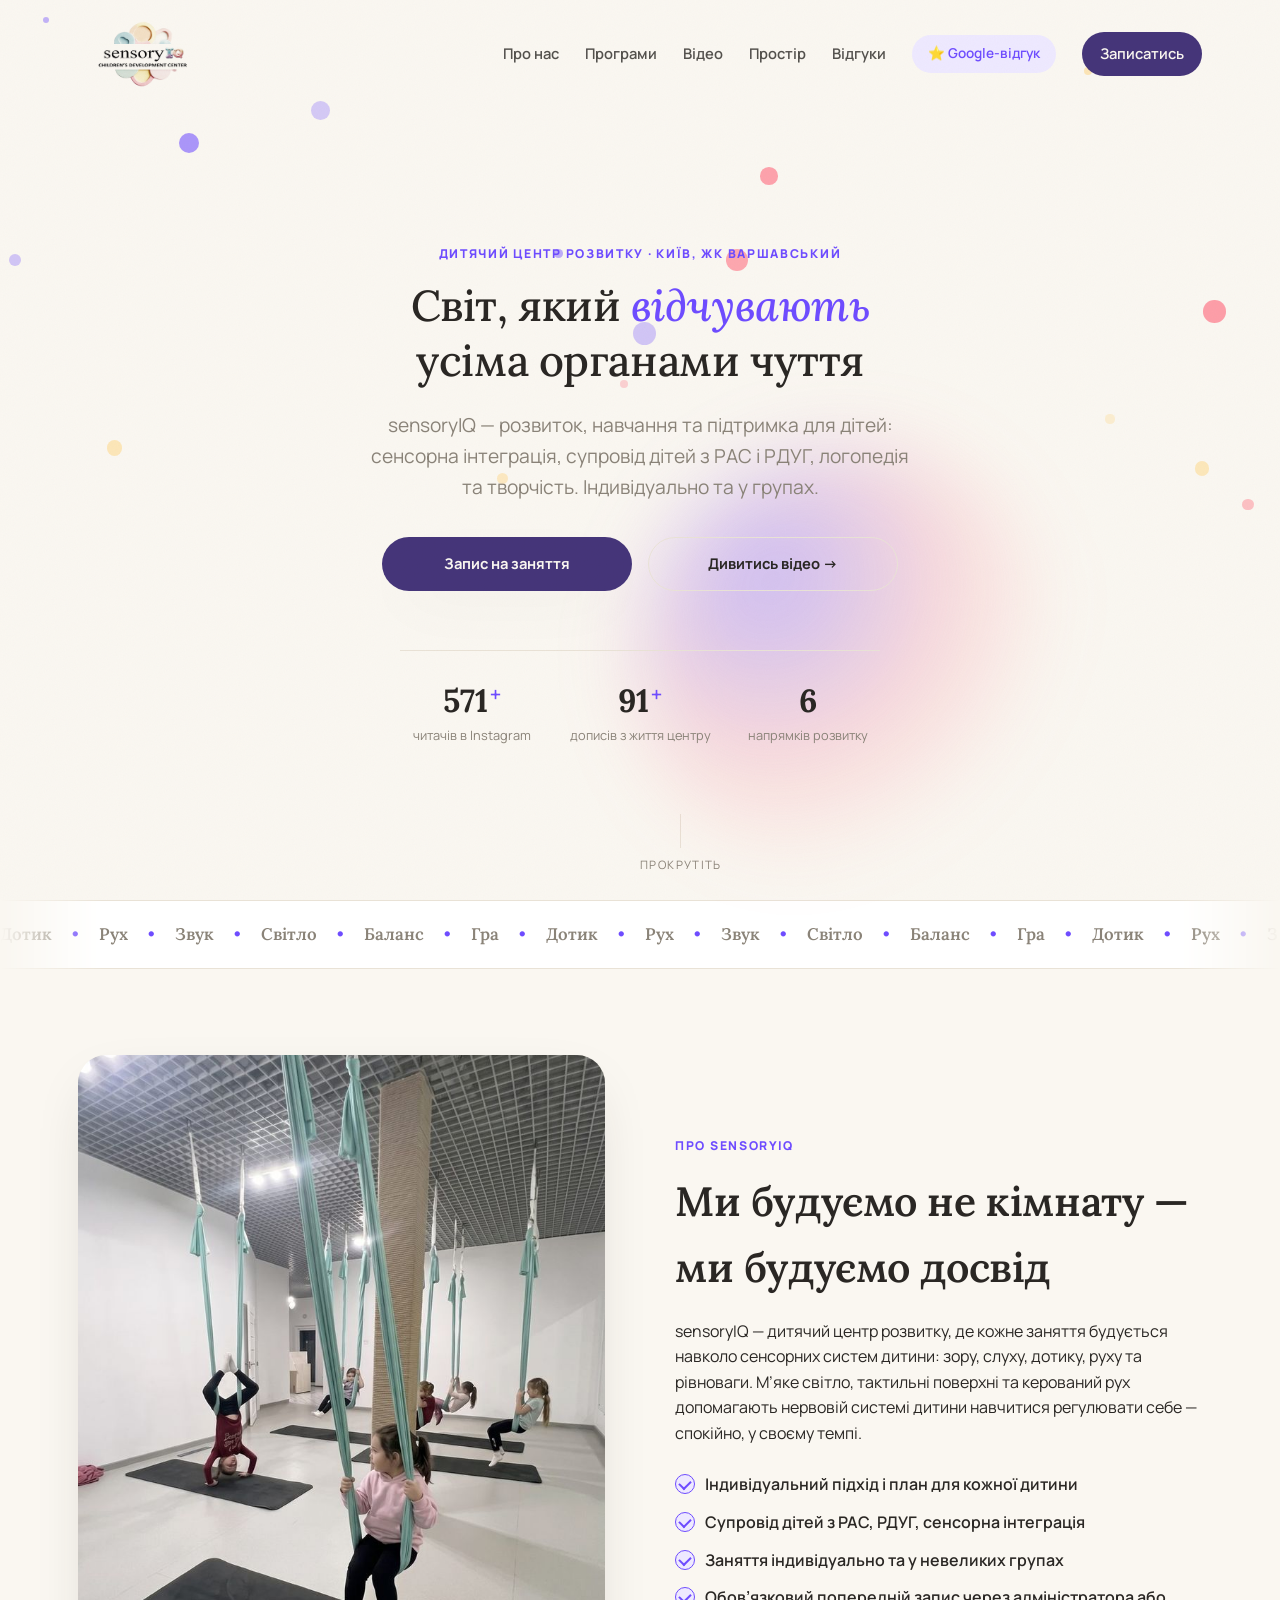
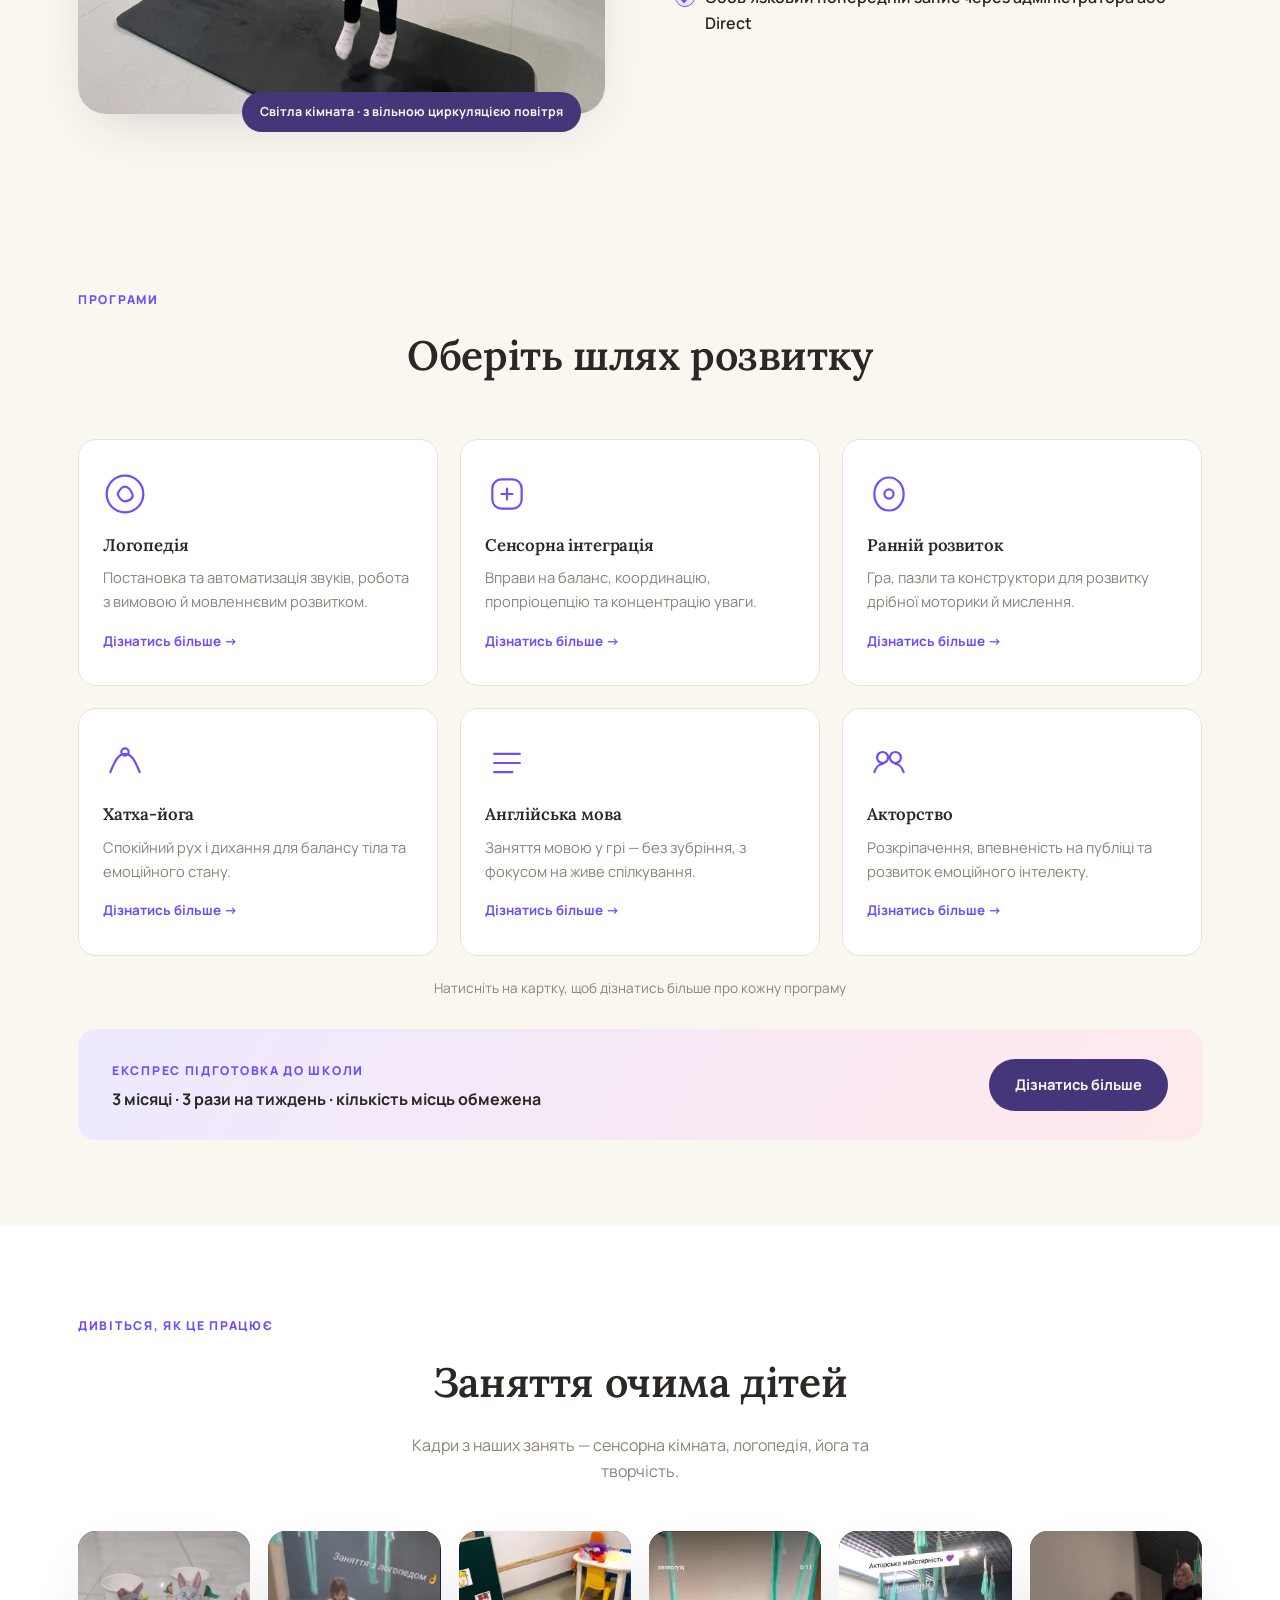
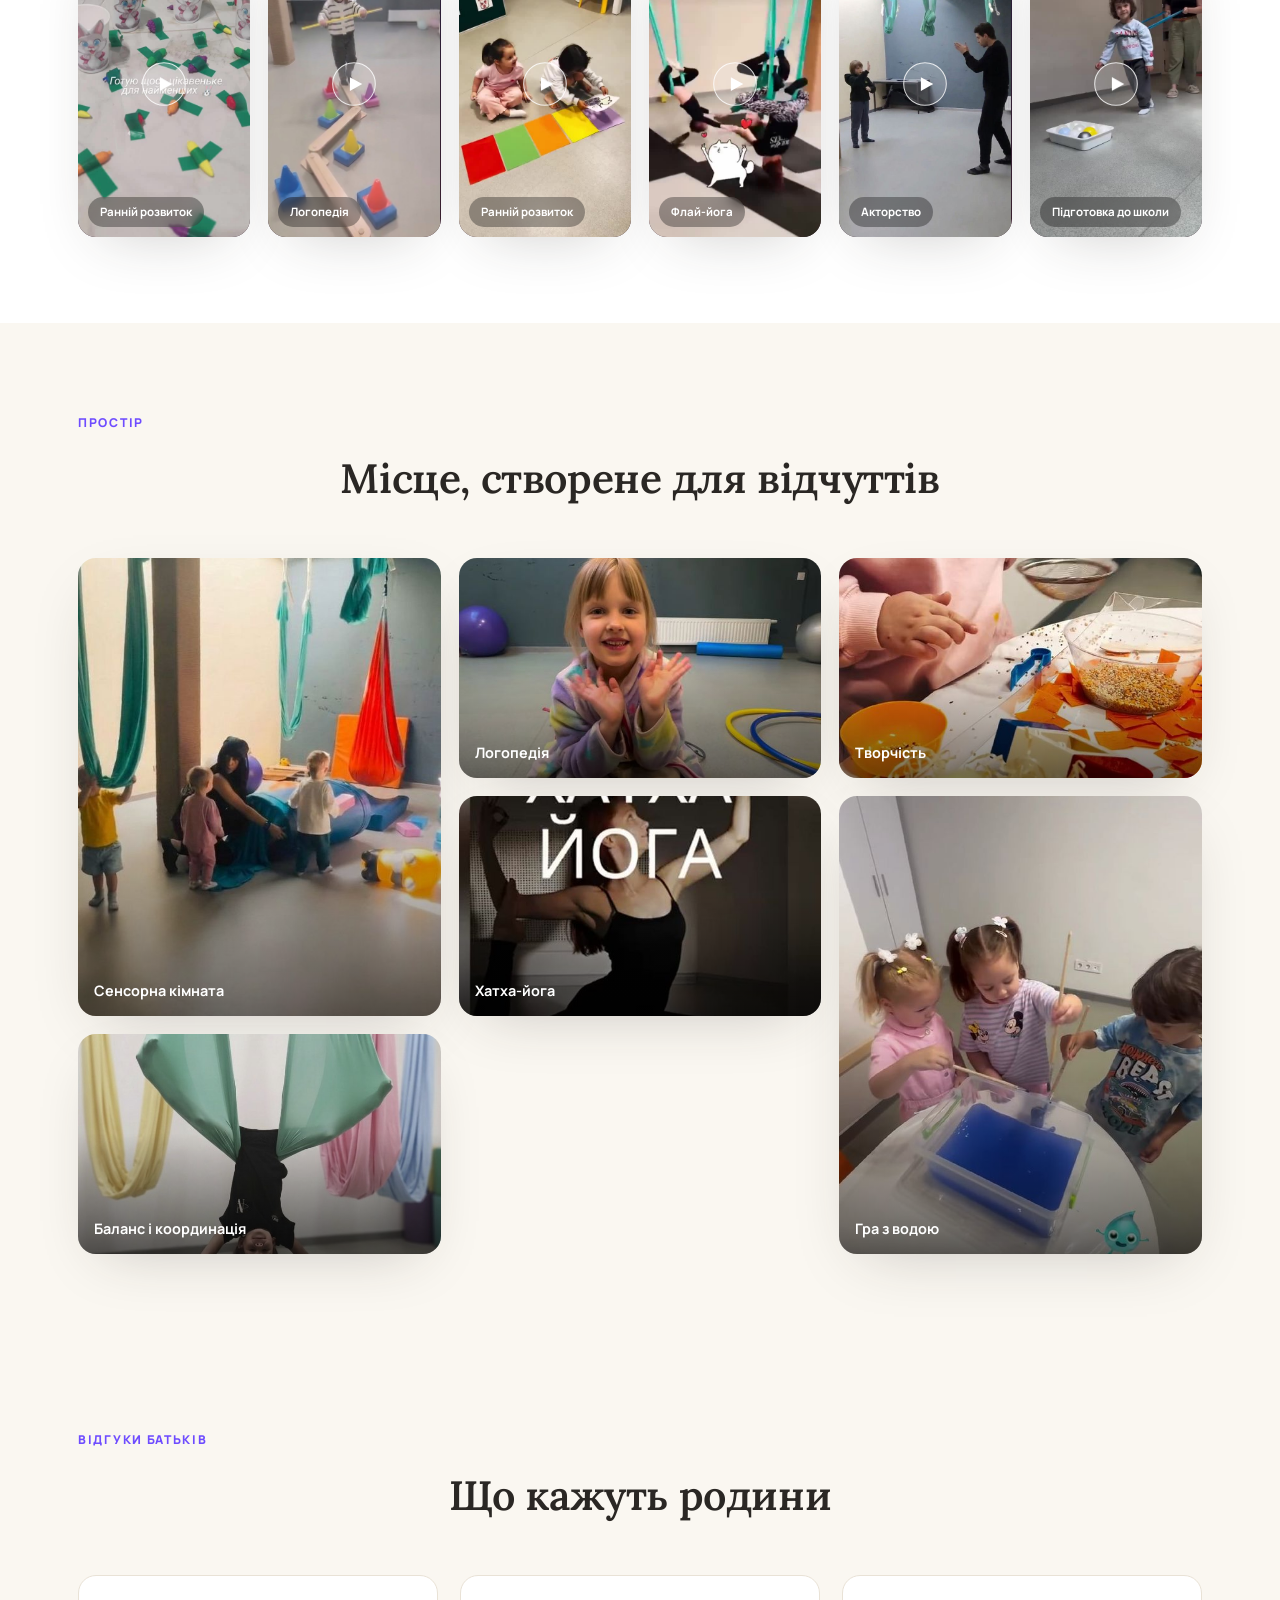
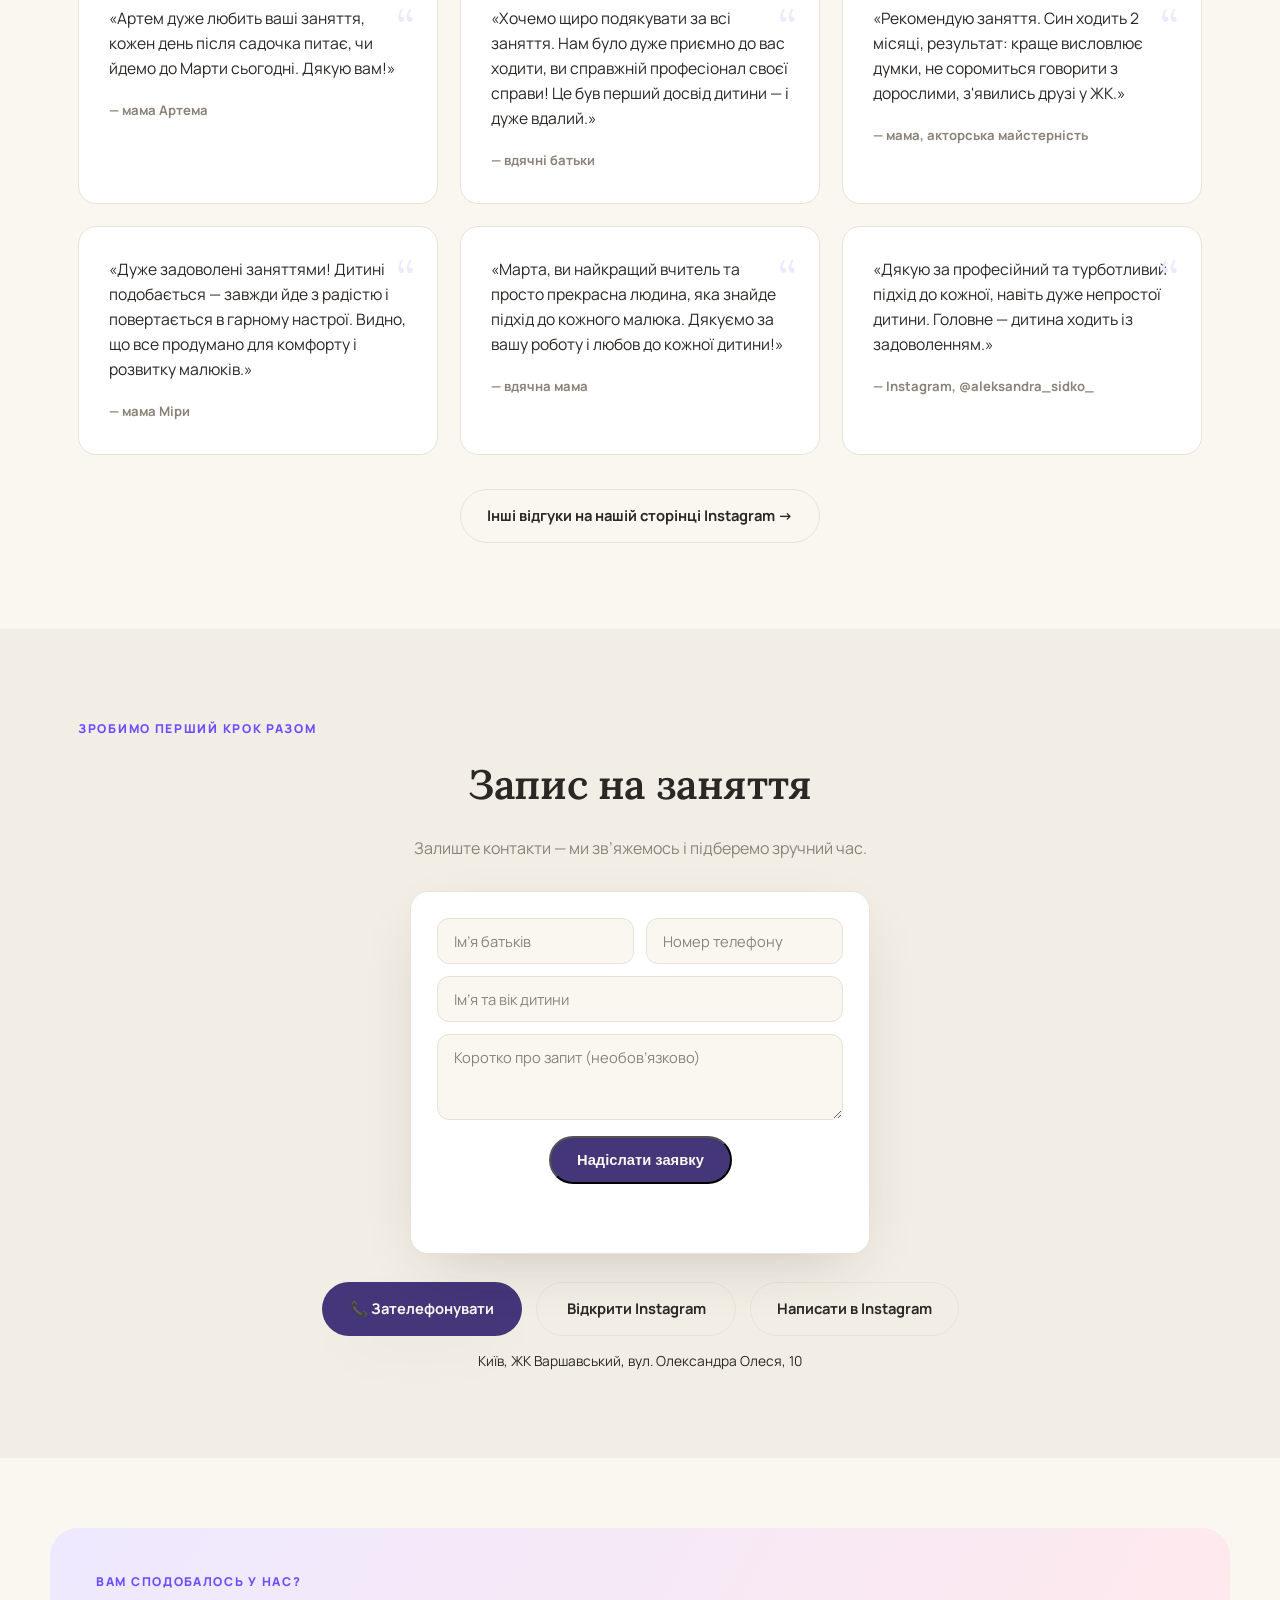
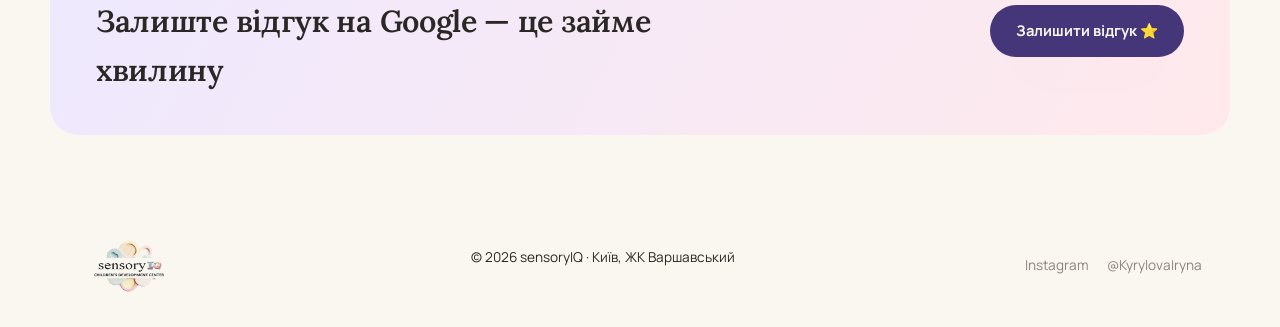
<file: index.html>
<!DOCTYPE html>
<html lang="uk">
<head>
<meta charset="UTF-8">
<meta name="viewport" content="width=device-width, initial-scale=1.0">
<title>sensoryIQ — дитячий центр розвитку, Київ (ЖК Варшавський)</title>
<meta name="description" content="sensoryIQ — дитячий центр розвитку в Києві (ЖК Варшавський): сенсорна інтеграція, логопедія, ранній розвиток, хатха- та флай-йога, супровід дітей з РАС і РДУГ. Індивідуально та у групах.">
<meta name="keywords" content="сенсорна кімната Київ, дитячий центр розвитку, логопед Київ, сенсорна інтеграція, ранній розвиток дитини, РАС РДУГ, ЖК Варшавський">
<meta name="robots" content="index, follow">
<meta name="author" content="sensoryIQ">
<link rel="canonical" href="https://sensoryiq.github.io/">

<!-- Open Graph / Facebook / Instagram link preview -->
<meta property="og:type" content="business.business">
<meta property="og:site_name" content="sensoryIQ">
<meta property="og:title" content="sensoryIQ — дитячий центр розвитку, Київ">
<meta property="og:description" content="Сенсорна інтеграція, логопедія, ранній розвиток, хатха- та флай-йога для дітей. ЖК Варшавський, вул. Олександра Олеся, 10.">
<meta property="og:image" content="https://sensoryiq.github.io/assets/logo.png">
<meta property="og:url" content="https://sensoryiq.github.io/">
<meta property="og:locale" content="uk_UA">

<!-- Twitter Card -->
<meta name="twitter:card" content="summary_large_image">
<meta name="twitter:title" content="sensoryIQ — дитячий центр розвитку, Київ">
<meta name="twitter:description" content="Сенсорна інтеграція, логопедія, ранній розвиток, хатха- та флай-йога для дітей у Києві.">
<meta name="twitter:image" content="https://sensoryiq.github.io/assets/logo.png">

<!-- Favicons -->
<link rel="icon" href="assets/favicon.ico" sizes="any">
<link rel="icon" type="image/png" sizes="32x32" href="assets/favicon-32.png">
<link rel="icon" type="image/png" sizes="16x16" href="assets/favicon-16.png">
<link rel="apple-touch-icon" sizes="180x180" href="assets/favicon-180.png">
<meta name="theme-color" content="#FAF7F1">

<link rel="preconnect" href="https://fonts.googleapis.com">
<link rel="preconnect" href="https://fonts.gstatic.com" crossorigin>
<link href="https://fonts.googleapis.com/css2?family=Lora:ital,wght@0,400;0,500;0,600;0,700;1,600;1,700&family=Manrope:wght@400;500;600;700;800&display=swap" rel="stylesheet">
<link rel="stylesheet" href="style.css">

<!-- Structured data for Google (LocalBusiness / ChildCare) -->
<script type="application/ld+json">
{
  "@context": "https://schema.org",
  "@type": "ChildCare",
  "name": "sensoryIQ",
  "alternateName": "sensoryIQ Children's Development Center",
  "description": "Дитячий центр розвитку: сенсорна інтеграція, логопедія, ранній розвиток, хатха- та флай-йога, супровід дітей з РАС і РДУГ.",
  "image": "https://sensoryiq.github.io/assets/logo.png",
  "url": "https://sensoryiq.github.io/",
  "telephone": "+380637144836",
  "address": {
    "@type": "PostalAddress",
    "streetAddress": "вул. Олександра Олеся, 10",
    "addressLocality": "Київ",
    "addressCountry": "UA"
  },
  "sameAs": [
    "https://www.instagram.com/sensoryiq/"
  ]
}
</script>
</head>
<body>

<div class="grain"></div>
<div class="cursor-orb" id="cursorOrb" aria-hidden="true"></div>

<header class="site-header" id="siteHeader">
  <div class="wrap header-inner">
    <a href="#top" class="logo">
      <img src="assets/logo.png" alt="sensoryIQ — дитячий центр розвитку" width="140" height="74">
    </a>
    <nav class="nav" id="mainNav">
      <a href="#pro">Про нас</a>
      <a href="#programs">Програми</a>
      <a href="#video">Відео</a>
      <a href="#gallery">Простір</a>
      <a href="#reviews">Відгуки</a>
      <a href="https://share.google/1lm1CJQH7Kwl1VWo4" target="_blank" rel="noopener" class="nav-review">⭐ Google-відгук</a>
      <a href="#contact" class="nav-cta">Записатись</a>
    </nav>
    <button class="burger" id="burger" aria-label="Меню">
      <span></span><span></span><span></span>
    </button>
  </div>
</header>

<main id="top">

  <!-- HERO -->
  <section class="hero">
    <div class="hero-field" id="heroField">
      <!-- floating sensory dots, populated by JS -->
    </div>
    <div class="wrap hero-inner">
      <p class="eyebrow reveal">Дитячий центр розвитку · Київ, ЖК Варшавський</p>
      <h1 class="hero-title reveal">
        Світ, який <span class="accent-word">відчувають</span><br> усіма органами чуття
      </h1>
      <p class="hero-sub reveal">
        sensoryIQ — розвиток, навчання та підтримка для дітей: сенсорна інтеграція,
        супровід дітей з РАС і РДУГ, логопедія та творчість. Індивідуально та у групах.
      </p>
      <div class="hero-actions reveal">
        <a href="#contact" class="btn btn-primary magnetic">Запис на заняття</a>
        <a href="#video" class="btn btn-ghost magnetic">Дивитись відео →</a>
      </div>
      <div class="hero-stats reveal">
        <div class="stat">
          <span class="stat-value"><span class="stat-num" data-count="571">0</span><span class="stat-plus">+</span></span>
          <span class="stat-label">читачів в Instagram</span>
        </div>
        <div class="stat">
          <span class="stat-value"><span class="stat-num" data-count="91">0</span><span class="stat-plus">+</span></span>
          <span class="stat-label">дописів з життя центру</span>
        </div>
        <div class="stat">
          <span class="stat-value"><span class="stat-num" data-count="6">0</span></span>
          <span class="stat-label">напрямків розвитку</span>
        </div>
      </div>
    </div>
    <div class="scroll-cue reveal" aria-hidden="true"><span></span>прокрутіть</div>
  </section>

  <!-- MARQUEE -->
  <div class="marquee">
    <div class="marquee-track">
      <span>Дотик</span><span>•</span><span>Рух</span><span>•</span><span>Звук</span><span>•</span>
      <span>Світло</span><span>•</span><span>Баланс</span><span>•</span><span>Гра</span><span>•</span>
      <span>Дотик</span><span>•</span><span>Рух</span><span>•</span><span>Звук</span><span>•</span>
      <span>Світло</span><span>•</span><span>Баланс</span><span>•</span><span>Гра</span><span>•</span>
      <span>Дотик</span><span>•</span><span>Рух</span><span>•</span><span>Звук</span><span>•</span>
      <span>Світло</span><span>•</span><span>Баланс</span><span>•</span><span>Гра</span><span>•</span>
      <span>Дотик</span><span>•</span><span>Рух</span><span>•</span><span>Звук</span><span>•</span>
      <span>Світло</span><span>•</span><span>Баланс</span><span>•</span><span>Гра</span><span>•</span>
    </div>
  </div>

  <!-- ABOUT -->
  <section class="section about" id="pro">
    <div class="wrap about-grid">
      <div class="about-media reveal">
        <div class="media-frame">
          <img src="assets/photo-prostoru.jpg" alt="Сенсорна кімната sensoryIQ — заняття на повітряних гамаках" class="media-photo">
        </div>
        <div class="media-badge">Світла кімната · з вільною циркуляцією повітря</div>
      </div>
      <div class="about-text">
        <p class="eyebrow reveal">Про sensoryIQ</p>
        <h2 class="h2 reveal">Ми будуємо не кімнату — ми будуємо досвід</h2>
        <p class="reveal">
          sensoryIQ — дитячий центр розвитку, де кожне заняття будується навколо
          сенсорних систем дитини: зору, слуху, дотику, руху та рівноваги.
          М’яке світло, тактильні поверхні та керований рух допомагають нервовій
          системі дитини навчитися регулювати себе — спокійно, у своєму темпі.
        </p>
        <ul class="check-list reveal">
          <li>Індивідуальний підхід і план для кожної дитини</li>
          <li>Супровід дітей з РАС, РДУГ, сенсорна інтеграція</li>
          <li>Заняття індивідуально та у невеликих групах</li>
          <li>Обов’язковий попередній запис через адміністратора або Direct</li>
        </ul>
      </div>
    </div>
  </section>

  <!-- PROGRAMS -->
  <section class="section programs" id="programs">
    <div class="wrap">
      <p class="eyebrow reveal center">Програми</p>
      <h2 class="h2 reveal center">Оберіть шлях розвитку</h2>
      <div class="cards-grid">
        <a class="card reveal" href="programs/logopediya.html">
          <div class="card-icon">
            <svg viewBox="0 0 48 48"><circle cx="24" cy="24" r="20"/><path d="M16 24c2-6 6-8 8-8s6 2 8 8-6 8-8 8-6-2-8-8Z"/></svg>
          </div>
          <h3>Логопедія</h3>
          <p>Постановка та автоматизація звуків, робота з вимовою й мовленнєвим розвитком.</p>
          <span class="card-more">Дізнатись більше →</span>
        </a>
        <a class="card reveal" href="programs/sensorna-integraciya.html">
          <div class="card-icon">
            <svg viewBox="0 0 48 48"><rect x="8" y="8" width="32" height="32" rx="10"/><path d="M18 24h12M24 18v12"/></svg>
          </div>
          <h3>Сенсорна інтеграція</h3>
          <p>Вправи на баланс, координацію, пропріоцепцію та концентрацію уваги.</p>
          <span class="card-more">Дізнатись більше →</span>
        </a>
        <a class="card reveal" href="programs/rannij-rozvytok.html">
          <div class="card-icon">
            <svg viewBox="0 0 48 48"><path d="M24 6c9 0 16 8 16 18s-7 18-16 18S8 34 8 24 15 6 24 6Z"/><circle cx="24" cy="24" r="5"/></svg>
          </div>
          <h3>Ранній розвиток</h3>
          <p>Гра, пазли та конструктори для розвитку дрібної моторики й мислення.</p>
          <span class="card-more">Дізнатись більше →</span>
        </a>
        <a class="card reveal" href="programs/hatha-yoga.html">
          <div class="card-icon">
            <svg viewBox="0 0 48 48"><path d="M8 34c4-10 8-20 16-20s12 10 16 20"/><circle cx="24" cy="12" r="4"/></svg>
          </div>
          <h3>Хатха-йога</h3>
          <p>Спокійний рух і дихання для балансу тіла та емоційного стану.</p>
          <span class="card-more">Дізнатись більше →</span>
        </a>
        <a class="card reveal" href="programs/anglijska.html">
          <div class="card-icon">
            <svg viewBox="0 0 48 48"><path d="M10 14h28M10 24h28M10 34h20"/></svg>
          </div>
          <h3>Англійська мова</h3>
          <p>Заняття мовою у грі — без зубріння, з фокусом на живе спілкування.</p>
          <span class="card-more">Дізнатись більше →</span>
        </a>
        <a class="card reveal" href="programs/aktorstvo.html">
          <div class="card-icon">
            <svg viewBox="0 0 48 48"><circle cx="17" cy="18" r="6"/><circle cx="31" cy="18" r="6"/><path d="M8 34c2-6 6-9 9-9M40 34c-2-6-6-9-9-9"/></svg>
          </div>
          <h3>Акторство</h3>
          <p>Розкріпачення, впевненість на публіці та розвиток емоційного інтелекту.</p>
          <span class="card-more">Дізнатись більше →</span>
        </a>
      </div>
      <p class="section-sub center" style="margin-top:22px; font-size:0.85rem;">Натисніть на картку, щоб дізнатись більше про кожну програму</p>

      <div class="promo-banner reveal">
        <div>
          <p class="eyebrow" style="margin-bottom:6px;">Експрес підготовка до школи</p>
          <p class="promo-text">3 місяці · 3 рази на тиждень · кількість місць обмежена</p>
        </div>
        <a href="#contact" class="btn btn-primary magnetic">Дізнатись більше</a>
      </div>
    </div>
  </section>

  <!-- VIDEO -->
  <section class="section video-section" id="video">
    <div class="wrap">
      <p class="eyebrow reveal center">Дивіться, як це працює</p>
      <h2 class="h2 reveal center">Заняття очима дітей</h2>
      <p class="section-sub reveal center">Кадри з наших занять — сенсорна кімната, логопедія, йога та творчість.</p>

      <div class="video-grid">

        <div class="video-card reveal">
          <video class="video-el" playsinline muted loop preload="none" poster="assets/posters/rannij-rozvytok.jpg">
            <source src="videos/rannij-rozvytok.mp4" type="video/mp4">
          </video>
          <div class="video-fallback">
            <svg viewBox="0 0 64 64" class="play-icon"><circle cx="32" cy="32" r="30"/><path d="M26 22l18 10-18 10V22Z"/></svg>
            <span>videos/rannij-rozvytok.mp4</span>
          </div>
          <button class="video-play" aria-label="Відтворити відео">
            <svg viewBox="0 0 64 64"><circle cx="32" cy="32" r="31"/><path d="M26 22l18 10-18 10V22Z"/></svg>
          </button>
          <span class="video-caption">Ранній розвиток</span>
        </div>

        <div class="video-card reveal">
          <video class="video-el" playsinline muted loop preload="none" poster="assets/posters/logopediya.jpg">
            <source src="videos/logopediya.mp4" type="video/mp4">
          </video>
          <div class="video-fallback">
            <svg viewBox="0 0 64 64" class="play-icon"><circle cx="32" cy="32" r="30"/><path d="M26 22l18 10-18 10V22Z"/></svg>
            <span>videos/logopediya.mp4</span>
          </div>
          <button class="video-play" aria-label="Відтворити відео">
            <svg viewBox="0 0 64 64"><circle cx="32" cy="32" r="31"/><path d="M26 22l18 10-18 10V22Z"/></svg>
          </button>
          <span class="video-caption">Логопедія</span>
        </div>

        <div class="video-card reveal">
          <video class="video-el" playsinline muted loop preload="none" poster="assets/posters/rannij-rozvytok-2.jpg">
            <source src="videos/rannij-rozvytok-2.mp4" type="video/mp4">
          </video>
          <div class="video-fallback">
            <svg viewBox="0 0 64 64" class="play-icon"><circle cx="32" cy="32" r="30"/><path d="M26 22l18 10-18 10V22Z"/></svg>
            <span>videos/rannij-rozvytok-2.mp4</span>
          </div>
          <button class="video-play" aria-label="Відтворити відео">
            <svg viewBox="0 0 64 64"><circle cx="32" cy="32" r="31"/><path d="M26 22l18 10-18 10V22Z"/></svg>
          </button>
          <span class="video-caption">Ранній розвиток</span>
        </div>

        <div class="video-card reveal">
          <video class="video-el" playsinline muted loop preload="none" poster="assets/posters/fly-yoga.jpg">
            <source src="videos/fly-yoga.mp4" type="video/mp4">
          </video>
          <div class="video-fallback">
            <svg viewBox="0 0 64 64" class="play-icon"><circle cx="32" cy="32" r="30"/><path d="M26 22l18 10-18 10V22Z"/></svg>
            <span>videos/fly-yoga.mp4</span>
          </div>
          <button class="video-play" aria-label="Відтворити відео">
            <svg viewBox="0 0 64 64"><circle cx="32" cy="32" r="31"/><path d="M26 22l18 10-18 10V22Z"/></svg>
          </button>
          <span class="video-caption">Флай-йога</span>
        </div>

        <div class="video-card reveal">
          <video class="video-el" playsinline muted loop preload="none" poster="assets/posters/aktorstvo.jpg">
            <source src="videos/aktorstvo.mp4" type="video/mp4">
          </video>
          <div class="video-fallback">
            <svg viewBox="0 0 64 64" class="play-icon"><circle cx="32" cy="32" r="30"/><path d="M26 22l18 10-18 10V22Z"/></svg>
            <span>videos/aktorstvo.mp4</span>
          </div>
          <button class="video-play" aria-label="Відтворити відео">
            <svg viewBox="0 0 64 64"><circle cx="32" cy="32" r="31"/><path d="M26 22l18 10-18 10V22Z"/></svg>
          </button>
          <span class="video-caption">Акторство</span>
        </div>

        <div class="video-card reveal">
          <video class="video-el" playsinline muted loop preload="none" poster="assets/posters/pidgotovka-do-shkoly.jpg">
            <source src="videos/pidgotovka-do-shkoly.mp4" type="video/mp4">
          </video>
          <div class="video-fallback">
            <svg viewBox="0 0 64 64" class="play-icon"><circle cx="32" cy="32" r="30"/><path d="M26 22l18 10-18 10V22Z"/></svg>
            <span>videos/pidgotovka-do-shkoly.mp4</span>
          </div>
          <button class="video-play" aria-label="Відтворити відео">
            <svg viewBox="0 0 64 64"><circle cx="32" cy="32" r="31"/><path d="M26 22l18 10-18 10V22Z"/></svg>
          </button>
          <span class="video-caption">Підготовка до школи</span>
        </div>

      </div>
    </div>
  </section>

  <!-- GALLERY -->
  <section class="section gallery" id="gallery">
    <div class="wrap">
      <p class="eyebrow reveal center">Простір</p>
      <h2 class="h2 reveal center">Місце, створене для відчуттів</h2>
      <div class="gallery-grid">
        <button type="button" class="gallery-item reveal g-tall"
          data-title="Сенсорна кімната"
          data-text="Простір з м'яким світлом і гойдалками, де діти навчаються заспокоюватись, тримати баланс і концентрацію.">
          <img src="assets/gallery-space/sensorna-kimnata.jpg" alt="Сенсорна кімната sensoryIQ" loading="lazy">
          <span class="gallery-caption">Сенсорна кімната</span>
        </button>
        <button type="button" class="gallery-item reveal"
          data-title="Логопедія"
          data-text="Індивідуальні заняття з логопедом у грі — вправи на баланс, звуки та артикуляцію.">
          <img src="assets/gallery-space/logopediya.jpg" alt="Логопедія sensoryIQ" loading="lazy">
          <span class="gallery-caption">Логопедія</span>
        </button>
        <button type="button" class="gallery-item reveal"
          data-title="Творчість"
          data-text="Малювання, ліплення та інші творчі активності для розвитку дрібної моторики й уяви.">
          <img src="assets/gallery-space/tvorchist.jpg" alt="Творчість sensoryIQ" loading="lazy">
          <span class="gallery-caption">Творчість</span>
        </button>
        <button type="button" class="gallery-item reveal"
          data-title="Хатха-йога"
          data-text="Спокійні заняття з диханням, розтяжкою та балансом тіла — для дітей і дорослих.">
          <img src="assets/gallery-space/hatha-yoga.jpg" alt="Хатха-йога sensoryIQ" loading="lazy">
          <span class="gallery-caption">Хатха-йога</span>
        </button>
        <button type="button" class="gallery-item reveal g-tall"
          data-title="Гра з водою"
          data-text="Сенсорні ігри з водою розвивають дотик і допомагають дітям досліджувати нові відчуття.">
          <img src="assets/gallery-space/gra-z-vodoyu.jpg" alt="Гра з водою sensoryIQ" loading="lazy">
          <span class="gallery-caption">Гра з водою</span>
        </button>
        <button type="button" class="gallery-item reveal"
          data-title="Баланс і координація"
          data-text="Вправи на сенсорних гойдалках для розвитку вестибулярного апарату, балансу та концентрації уваги.">
          <img src="assets/gallery-space/balans.jpg" alt="Баланс і координація sensoryIQ" loading="lazy">
          <span class="gallery-caption">Баланс і координація</span>
        </button>
      </div>
    </div>
  </section>

  <!-- GALLERY POPUP -->
  <div class="modal-overlay" id="galleryModal" aria-hidden="true">
    <div class="modal-box" role="dialog" aria-modal="true" aria-labelledby="modalTitle">
      <h3 id="modalTitle"></h3>
      <p id="modalText"></p>
      <button type="button" class="btn btn-primary" id="modalClose">Ок</button>
    </div>
  </div>

  <!-- PHONE NUMBER POPUP (для десктопа, де немає дзвінків) -->
  <div class="modal-overlay" id="phoneModal" aria-hidden="true">
    <div class="modal-box" role="dialog" aria-modal="true" aria-labelledby="phoneModalTitle">
      <h3 id="phoneModalTitle">Наш номер телефону</h3>
      <p class="phone-modal-number" id="phoneModalNumber">+380 63 714 48 36</p>
      <p>Наберіть цей номер зі свого телефону, або скопіюйте його.</p>
      <div class="phone-modal-actions">
        <button type="button" class="btn btn-ghost" id="phoneModalCopy">Скопіювати номер</button>
        <button type="button" class="btn btn-primary" id="phoneModalClose">Закрити</button>
      </div>
    </div>
  </div>

  <!-- REVIEWS -->
  <section class="section reviews" id="reviews">
    <div class="wrap">
      <p class="eyebrow reveal center">Відгуки батьків</p>
      <h2 class="h2 reveal center">Що кажуть родини</h2>
      <div class="reviews-track reveal">
        <div class="review-card">
          <p>«Артем дуже любить ваші заняття, кожен день після садочка питає, чи йдемо до Марти сьогодні. Дякую вам!»</p>
          <span>— мама Артема</span>
        </div>
        <div class="review-card">
          <p>«Хочемо щиро подякувати за всі заняття. Нам було дуже приємно до вас ходити, ви справжній професіонал своєї справи! Це був перший досвід дитини — і дуже вдалий.»</p>
          <span>— вдячні батьки</span>
        </div>
        <div class="review-card">
          <p>«Рекомендую заняття. Син ходить 2 місяці, результат: краще висловлює думки, не соромиться говорити з дорослими, з'явились друзі у ЖК.»</p>
          <span>— мама, акторська майстерність</span>
        </div>
        <div class="review-card">
          <p>«Дуже задоволені заняттями! Дитині подобається — завжди йде з радістю і повертається в гарному настрої. Видно, що все продумано для комфорту і розвитку малюків.»</p>
          <span>— мама Міри</span>
        </div>
        <div class="review-card">
          <p>«Марта, ви найкращий вчитель та просто прекрасна людина, яка знайде підхід до кожного малюка. Дякуємо за вашу роботу і любов до кожної дитини!»</p>
          <span>— вдячна мама</span>
        </div>
        <div class="review-card">
          <p>«Дякую за професійний та турботливий підхід до кожної, навіть дуже непростої дитини. Головне — дитина ходить із задоволенням.»</p>
          <span>— Instagram, @aleksandra_sidko_</span>
        </div>
      </div>
      <div class="center" style="margin-top:34px;">
        <a href="https://www.instagram.com/sensoryiq/" target="_blank" rel="noopener" class="btn btn-ghost magnetic">Інші відгуки на нашій сторінці Instagram →</a>
      </div>
    </div>
  </section>

  <!-- CTA / CONTACT -->
  <section class="section contact" id="contact">
    <div class="wrap contact-inner">
      <p class="eyebrow reveal center">Зробимо перший крок разом</p>
      <h2 class="h2 reveal center">Запис на заняття</h2>
      <p class="section-sub reveal center">Залиште контакти — ми зв’яжемось і підберемо зручний час.</p>

      <form class="contact-form reveal" id="contactForm" novalidate>
        <div class="form-row">
          <input type="text" name="name" placeholder="Ім’я батьків" required>
          <div>
            <input type="tel" name="phone" id="phoneInput" placeholder="Номер телефону" required>
            <p class="field-error" id="phoneError">Введіть коректний номер телефону +380 XX XXX XX XX</p>
          </div>
        </div>
        <input type="text" name="child" placeholder="Ім’я та вік дитини">
        <textarea name="message" placeholder="Коротко про запит (необов’язково)" rows="3"></textarea>
        <button type="submit" class="btn btn-primary magnetic">Надіслати заявку</button>
        <p class="form-status" id="formStatus" role="status" aria-live="polite"></p>
      </form>

      <div class="contact-actions reveal">
        <a href="tel:+380637144836" class="btn btn-primary magnetic" id="phoneCallBtn">📞 Зателефонувати</a>
        <a href="https://www.instagram.com/sensoryiq/" target="_blank" rel="noopener" class="btn btn-ghost magnetic">Відкрити Instagram</a>
        <a href="https://ig.me/m/sensoryiq" target="_blank" rel="noopener" class="btn btn-ghost magnetic">Написати в Instagram</a>
      </div>
      <p class="contact-address reveal center">Київ, ЖК Варшавський, вул. Олександра Олеся, 10</p>
    </div>
  </section>

</main>

<!-- REVIEW CTA — BOTTOM -->
<section class="review-cta">
  <div class="wrap review-cta-inner">
    <div>
      <p class="eyebrow" style="margin-bottom:6px;">Вам сподобалось у нас?</p>
      <h2 class="h2" style="margin-bottom:0; font-size: clamp(1.4rem, 2.6vw, 1.9rem);">Залиште відгук на Google — це займе хвилину</h2>
    </div>
    <a href="https://share.google/1lm1CJQH7Kwl1VWo4" target="_blank" rel="noopener" class="btn btn-primary magnetic">Залишити відгук ⭐</a>
  </div>
</section>

<footer class="site-footer">
  <div class="wrap footer-inner">
    <a href="#top" class="logo">
      <img src="assets/logo.png" alt="sensoryIQ" width="110" height="58">
    </a>
    <p>© <span id="year"></span> sensoryIQ · Київ, ЖК Варшавський</p>
    <div class="footer-links">
      <a href="https://www.instagram.com/sensoryiq/" target="_blank" rel="noopener">Instagram</a>
      <a href="https://t.me/KyrylovaIryna" target="_blank" rel="noopener">@KyrylovaIryna</a>
    </div>
  </div>
</footer>

<button class="to-top" id="toTop" aria-label="Прокрутити нагору">
  <svg viewBox="0 0 24 24" width="20" height="20"><path d="M12 19V5M5 12l7-7 7 7" fill="none" stroke="currentColor" stroke-width="2.2" stroke-linecap="round" stroke-linejoin="round"/></svg>
</button>

<script src="script.js"></script>
</body>
</html>
</file>
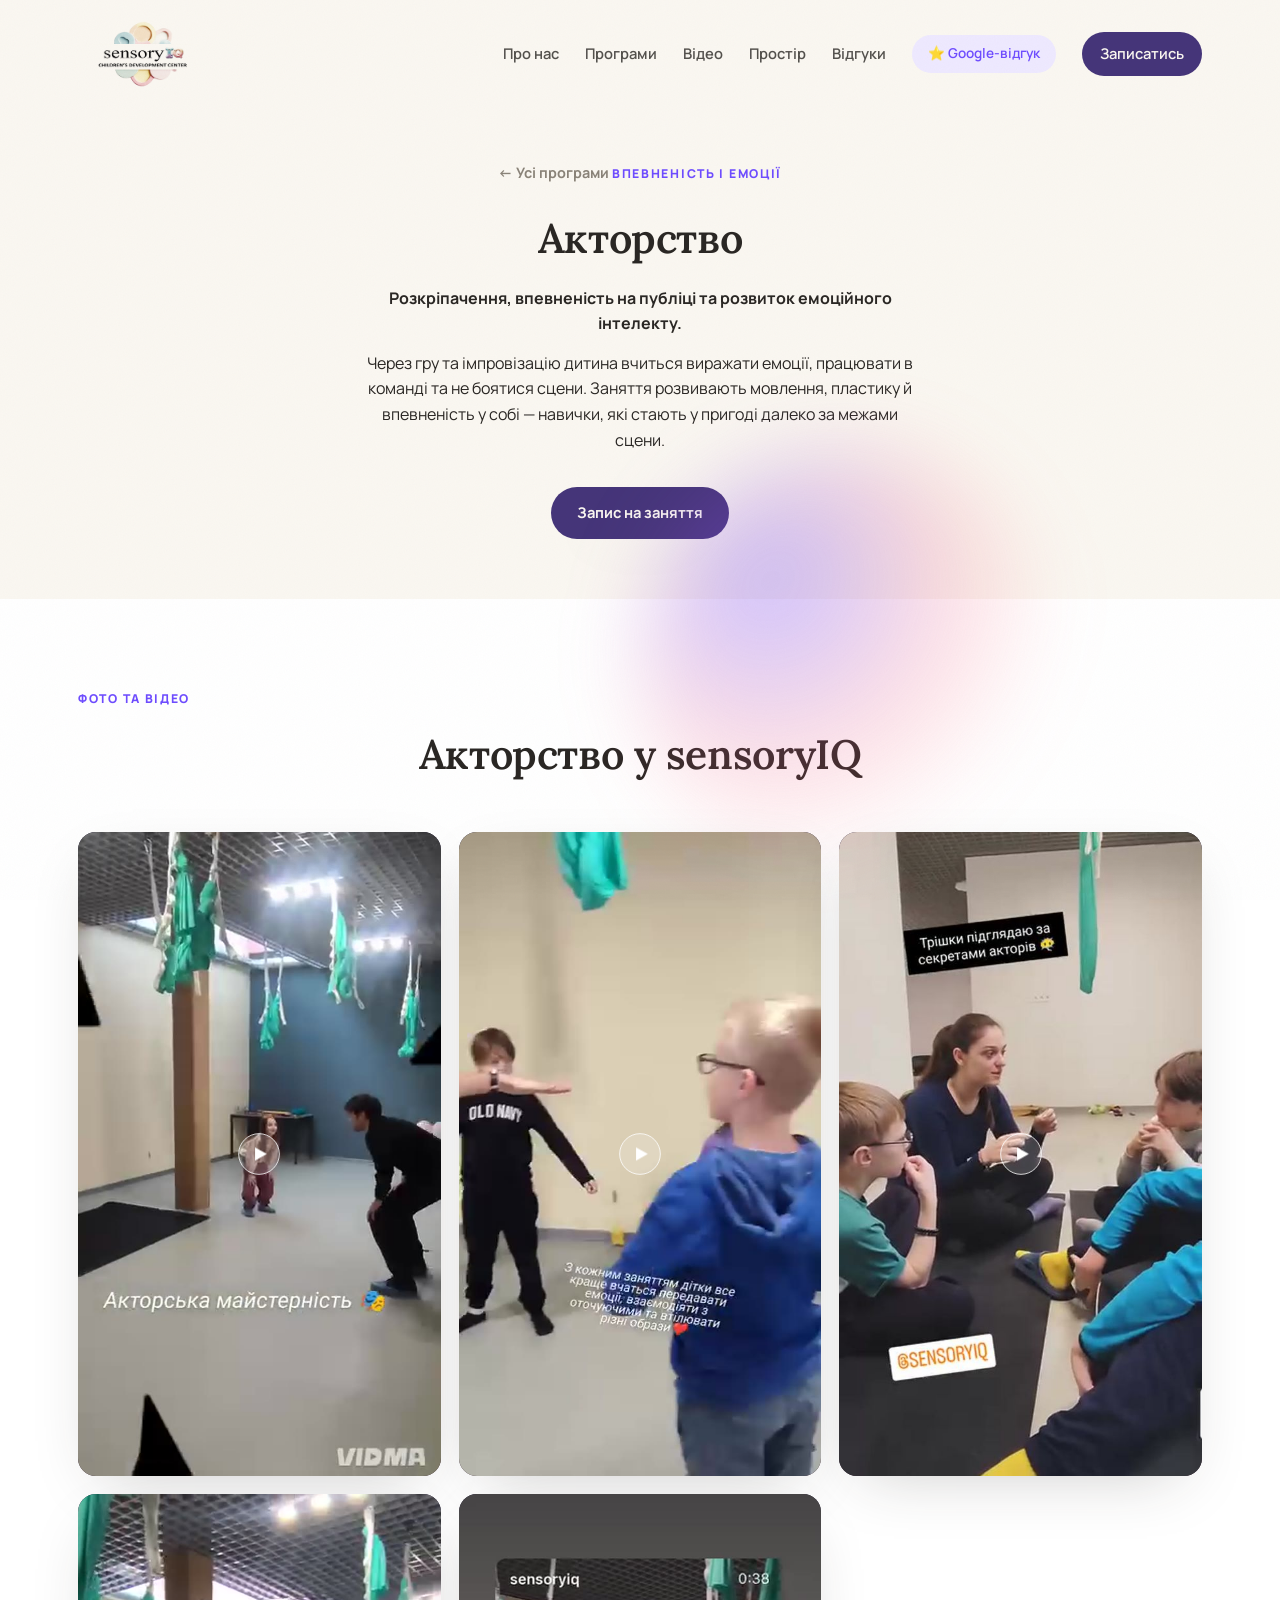
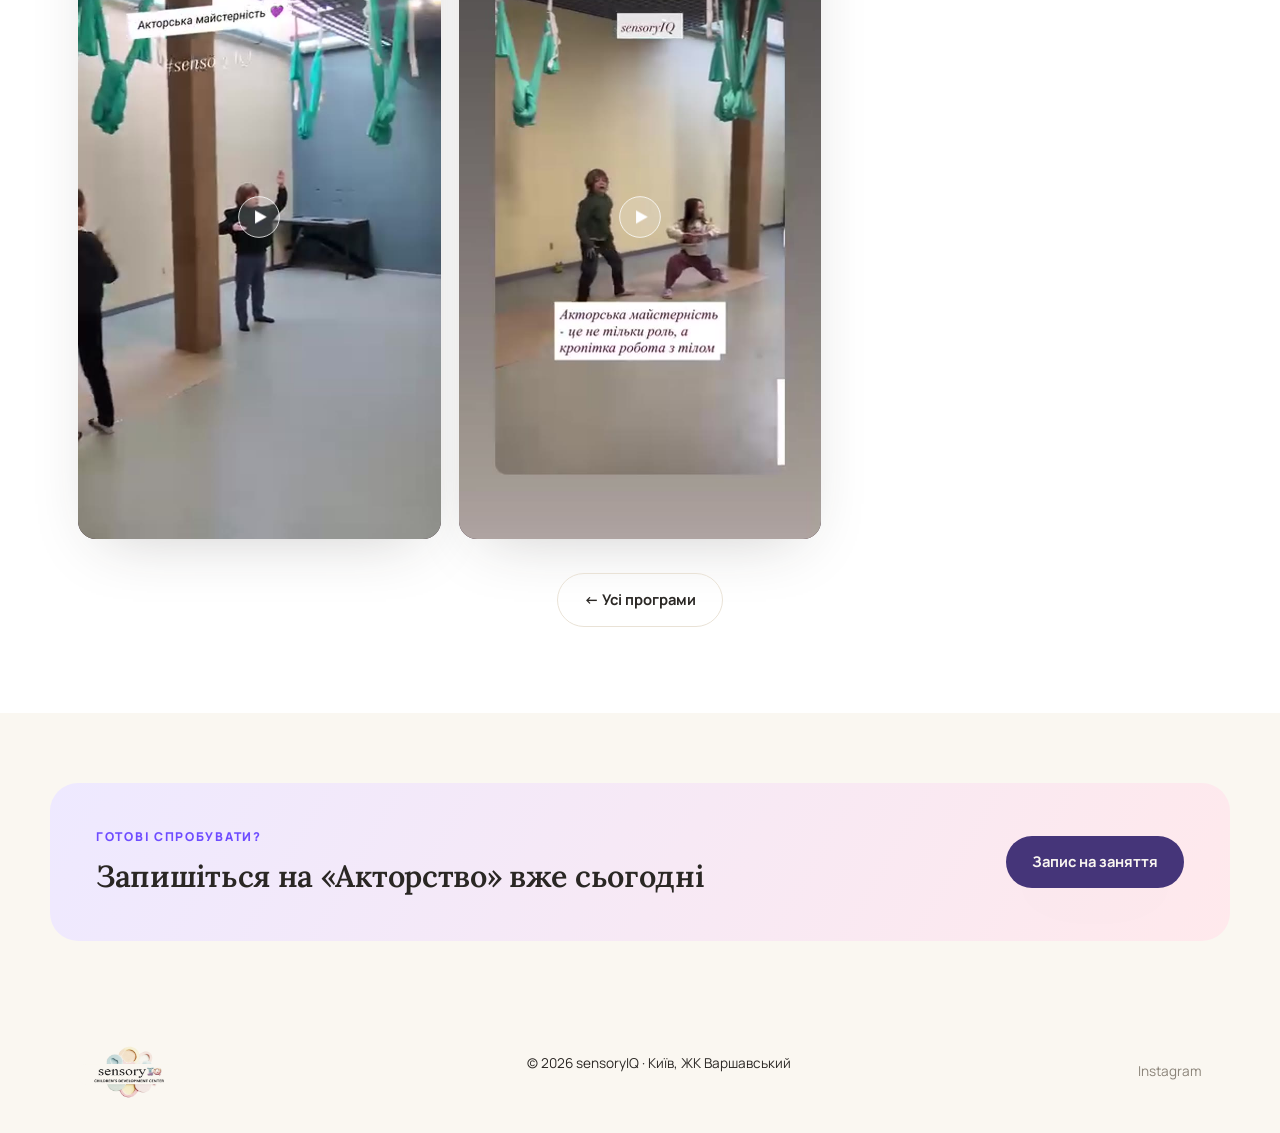
<file: programs/aktorstvo.html>
<!DOCTYPE html>
<html lang="uk">
<head>
<meta charset="UTF-8">
<meta name="viewport" content="width=device-width, initial-scale=1.0">
<title>Акторство для дітей — sensoryIQ, Київ</title>
<meta name="description" content="Акторська майстерність для дітей у sensoryIQ — розкріпачення, впевненість на публіці та розвиток емоційного інтелекту.">
<meta name="robots" content="index, follow">
<meta name="author" content="sensoryIQ">
<link rel="canonical" href="https://sensoryiq.github.io/programs/aktorstvo.html">

<meta property="og:type" content="website">
<meta property="og:site_name" content="sensoryIQ">
<meta property="og:title" content="Акторство для дітей — sensoryIQ">
<meta property="og:description" content="Акторська майстерність для дітей у sensoryIQ — розкріпачення, впевненість на публіці та розвиток емоційного інтелекту.">
<meta property="og:image" content="https://sensoryiq.github.io/assets/cards/aktorstvo.jpg">
<meta property="og:url" content="https://sensoryiq.github.io/programs/aktorstvo.html">
<meta property="og:locale" content="uk_UA">

<link rel="icon" href="../assets/favicon.ico" sizes="any">
<link rel="icon" type="image/png" sizes="32x32" href="../assets/favicon-32.png">
<link rel="apple-touch-icon" sizes="180x180" href="../assets/favicon-180.png">
<meta name="theme-color" content="#FAF7F1">

<link rel="preconnect" href="https://fonts.googleapis.com">
<link rel="preconnect" href="https://fonts.gstatic.com" crossorigin>
<link href="https://fonts.googleapis.com/css2?family=Lora:ital,wght@0,400;0,500;0,600;0,700;1,600;1,700&family=Manrope:wght@400;500;600;700;800&display=swap" rel="stylesheet">
<link rel="stylesheet" href="../style.css">
</head>
<body>

<div class="grain"></div>
<div class="cursor-orb" id="cursorOrb" aria-hidden="true"></div>

<header class="site-header" id="siteHeader">
  <div class="wrap header-inner">
    <a href="../index.html" class="logo">
      <img src="../assets/logo.png" alt="sensoryIQ — дитячий центр розвитку" width="140" height="74">
    </a>
    <nav class="nav" id="mainNav">
      <a href="../index.html#pro">Про нас</a>
      <a href="../index.html#programs">Програми</a>
      <a href="../index.html#video">Відео</a>
      <a href="../index.html#gallery">Простір</a>
      <a href="../index.html#reviews">Відгуки</a>
      <a href="https://share.google/1lm1CJQH7Kwl1VWo4" target="_blank" rel="noopener" class="nav-review">⭐ Google-відгук</a>
      <a href="../index.html#contact" class="nav-cta">Записатись</a>
    </nav>
    <button class="burger" id="burger" aria-label="Меню">
      <span></span><span></span><span></span>
    </button>
  </div>
</header>

<main id="top">
  <section class="page-hero">
    <div class="wrap">
      <a href="../index.html#programs" class="back-link reveal">← Усі програми</a>
      <p class="eyebrow reveal">Впевненість і емоції</p>
      <h1 class="h2 page-title reveal">Акторство</h1>
      <p class="page-lead reveal">Розкріпачення, впевненість на публіці та розвиток емоційного інтелекту.</p>
      <p class="reveal">Через гру та імпровізацію дитина вчиться виражати емоції, працювати в команді та не боятися сцени. Заняття розвивають мовлення, пластику й впевненість у собі — навички, які стають у пригоді далеко за межами сцени.</p>
      <a href="../index.html#contact" class="btn btn-primary magnetic reveal">Запис на заняття</a>
    </div>
  </section>

  <section class="section program-gallery-section">
    <div class="wrap">
      <p class="eyebrow reveal center">Фото та відео</p>
      <h2 class="h2 reveal center">Акторство у sensoryIQ</h2>
      <div class="program-gallery">
        <div class="pg-item video-card reveal">
          <video class="video-el" playsinline muted loop preload="none" poster="../assets/gallery/aktorstvo/1.jpg">
            <source src="../assets/gallery-videos/aktorstvo/1.mp4" type="video/mp4">
          </video>
          <div class="video-fallback">
            <svg viewBox="0 0 64 64" class="play-icon"><circle cx="32" cy="32" r="30"/><path d="M26 22l18 10-18 10V22Z"/></svg>
          </div>
          <button class="video-play" aria-label="Відтворити відео">
            <svg viewBox="0 0 64 64"><circle cx="32" cy="32" r="31"/><path d="M26 22l18 10-18 10V22Z"/></svg>
          </button>
        </div>
        <div class="pg-item video-card reveal">
          <video class="video-el" playsinline muted loop preload="none" poster="../assets/gallery/aktorstvo/2.jpg">
            <source src="../assets/gallery-videos/aktorstvo/2.mp4" type="video/mp4">
          </video>
          <div class="video-fallback">
            <svg viewBox="0 0 64 64" class="play-icon"><circle cx="32" cy="32" r="30"/><path d="M26 22l18 10-18 10V22Z"/></svg>
          </div>
          <button class="video-play" aria-label="Відтворити відео">
            <svg viewBox="0 0 64 64"><circle cx="32" cy="32" r="31"/><path d="M26 22l18 10-18 10V22Z"/></svg>
          </button>
        </div>
        <div class="pg-item video-card reveal">
          <video class="video-el" playsinline muted loop preload="none" poster="../assets/gallery/aktorstvo/3.jpg">
            <source src="../assets/gallery-videos/aktorstvo/3.mp4" type="video/mp4">
          </video>
          <div class="video-fallback">
            <svg viewBox="0 0 64 64" class="play-icon"><circle cx="32" cy="32" r="30"/><path d="M26 22l18 10-18 10V22Z"/></svg>
          </div>
          <button class="video-play" aria-label="Відтворити відео">
            <svg viewBox="0 0 64 64"><circle cx="32" cy="32" r="31"/><path d="M26 22l18 10-18 10V22Z"/></svg>
          </button>
        </div>
        <div class="pg-item video-card reveal">
          <video class="video-el" playsinline muted loop preload="none" poster="../assets/gallery/aktorstvo/4.jpg">
            <source src="../assets/gallery-videos/aktorstvo/4.mp4" type="video/mp4">
          </video>
          <div class="video-fallback">
            <svg viewBox="0 0 64 64" class="play-icon"><circle cx="32" cy="32" r="30"/><path d="M26 22l18 10-18 10V22Z"/></svg>
          </div>
          <button class="video-play" aria-label="Відтворити відео">
            <svg viewBox="0 0 64 64"><circle cx="32" cy="32" r="31"/><path d="M26 22l18 10-18 10V22Z"/></svg>
          </button>
        </div>
        <div class="pg-item video-card reveal">
          <video class="video-el" playsinline muted loop preload="none" poster="../assets/gallery/aktorstvo/5.jpg">
            <source src="../assets/gallery-videos/aktorstvo/5.mp4" type="video/mp4">
          </video>
          <div class="video-fallback">
            <svg viewBox="0 0 64 64" class="play-icon"><circle cx="32" cy="32" r="30"/><path d="M26 22l18 10-18 10V22Z"/></svg>
          </div>
          <button class="video-play" aria-label="Відтворити відео">
            <svg viewBox="0 0 64 64"><circle cx="32" cy="32" r="31"/><path d="M26 22l18 10-18 10V22Z"/></svg>
          </button>
        </div>
      </div>
      <div class="center" style="margin-top:34px;">
        <a href="../index.html#programs" class="btn btn-ghost magnetic">← Усі програми</a>
      </div>
    </div>
  </section>

  <section class="review-cta">
    <div class="wrap review-cta-inner">
      <div>
        <p class="eyebrow" style="margin-bottom:6px;">Готові спробувати?</p>
        <h2 class="h2" style="margin-bottom:0; font-size: clamp(1.4rem, 2.6vw, 1.9rem);">Запишіться на «Акторство» вже сьогодні</h2>
      </div>
      <a href="../index.html#contact" class="btn btn-primary magnetic">Запис на заняття</a>
    </div>
  </section>
</main>

<footer class="site-footer">
  <div class="wrap footer-inner">
    <a href="../index.html" class="logo">
      <img src="../assets/logo.png" alt="sensoryIQ" width="110" height="58" loading="lazy" decoding="async">
    </a>
    <p>© <span id="year"></span> sensoryIQ · Київ, ЖК Варшавський</p>
    <a href="https://www.instagram.com/sensoryiq/" target="_blank" rel="noopener">Instagram</a>
  </div>
</footer>

<button class="to-top" id="toTop" aria-label="Прокрутити нагору">
  <svg viewBox="0 0 24 24" width="20" height="20"><path d="M12 19V5M5 12l7-7 7 7" fill="none" stroke="currentColor" stroke-width="2.2" stroke-linecap="round" stroke-linejoin="round"/></svg>
</button>

<script src="../script.js"></script>
</body>
</html>
</file>
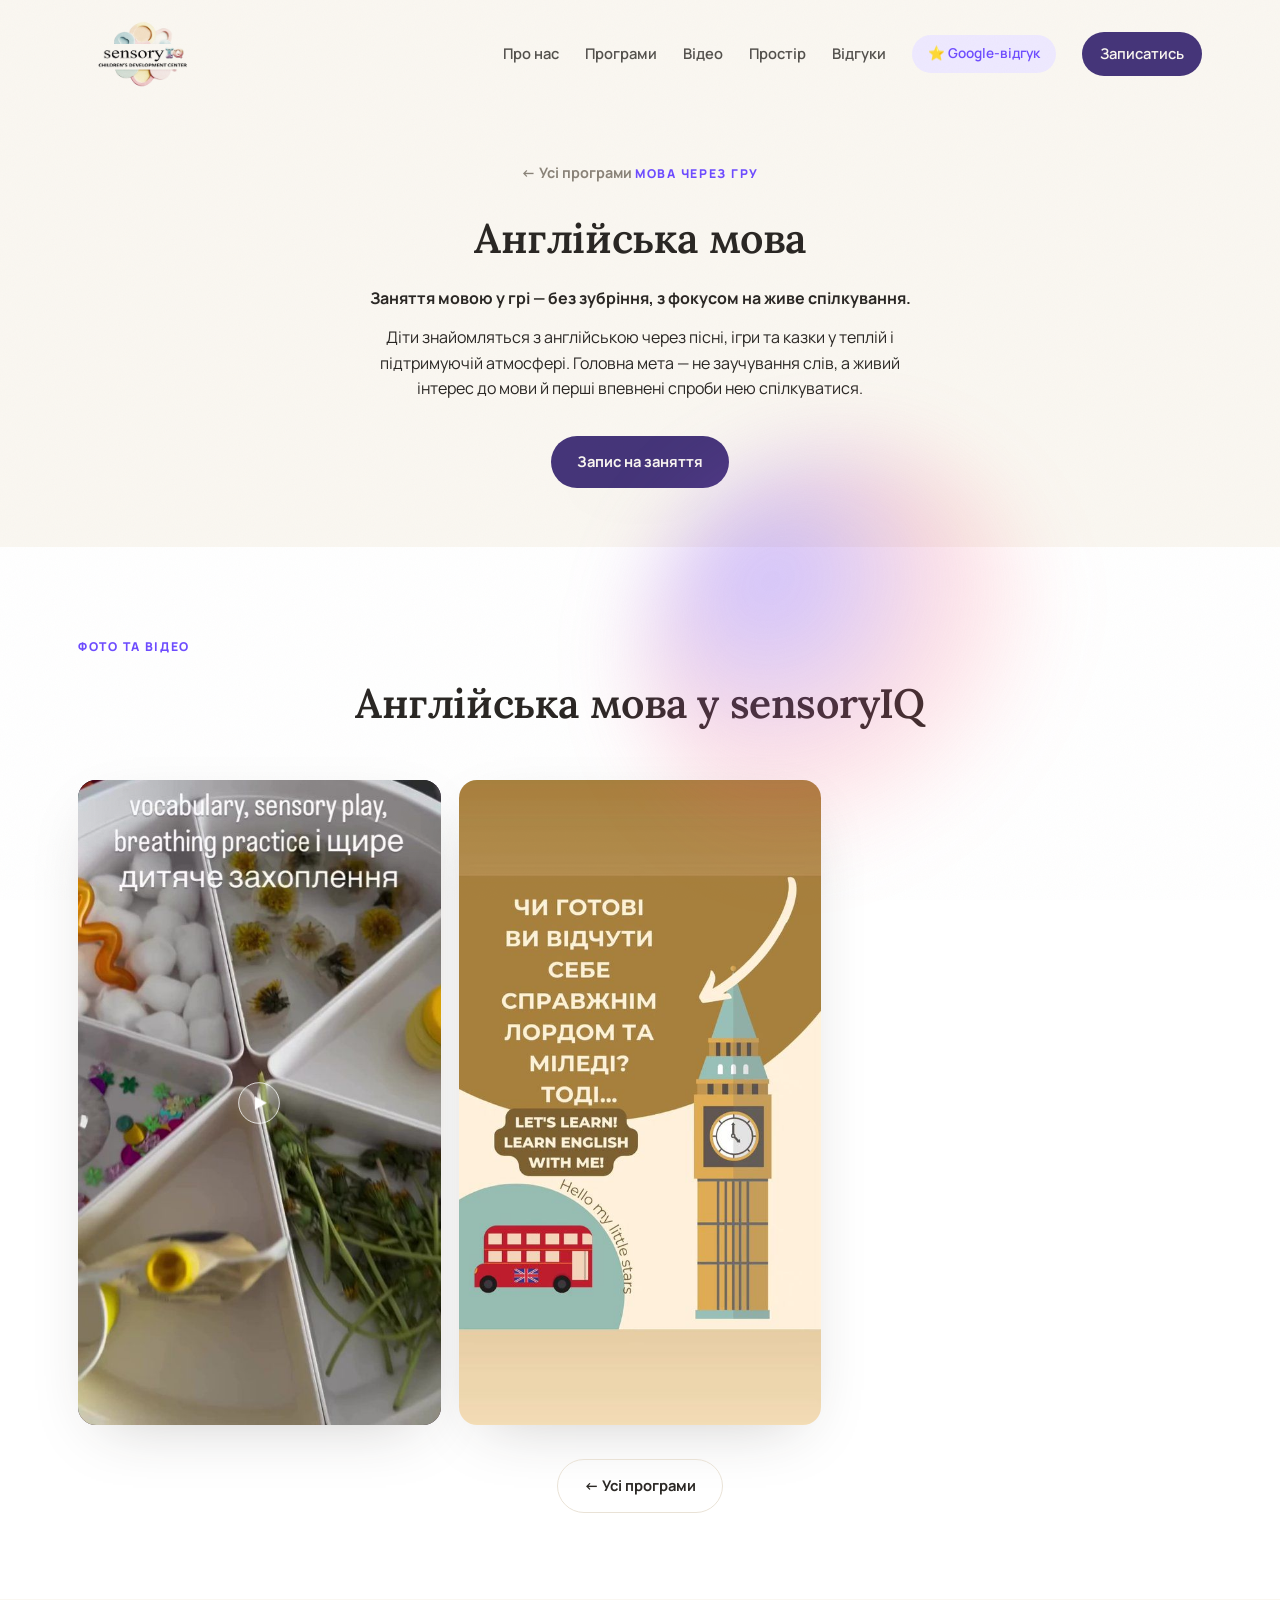
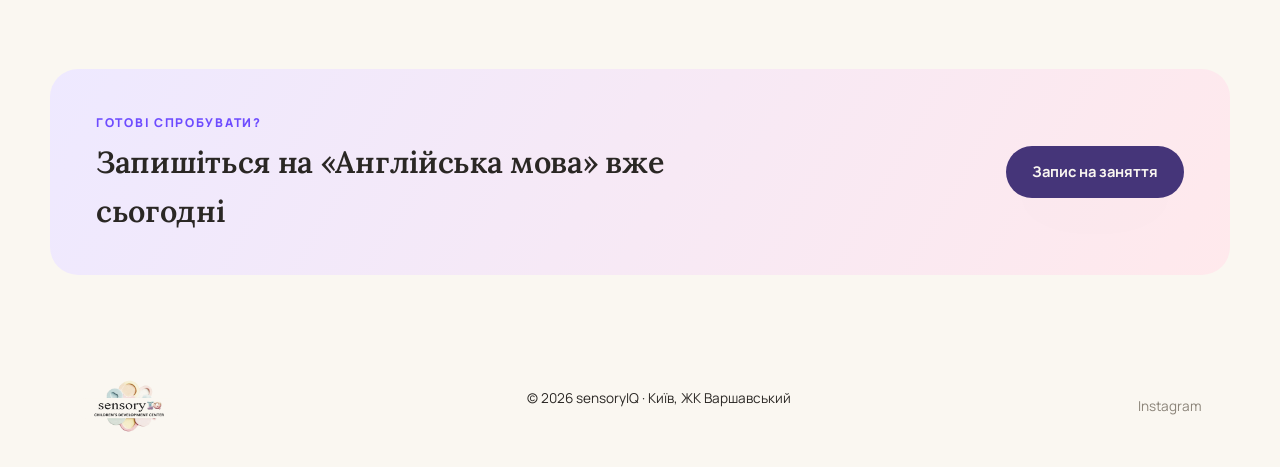
<file: programs/anglijska.html>
<!DOCTYPE html>
<html lang="uk">
<head>
<meta charset="UTF-8">
<meta name="viewport" content="width=device-width, initial-scale=1.0">
<title>Англійська мова для дітей — sensoryIQ, Київ</title>
<meta name="description" content="Англійська мова для дітей у sensoryIQ — заняття мовою у грі, без зубріння, з фокусом на живе спілкування.">
<meta name="robots" content="index, follow">
<meta name="author" content="sensoryIQ">
<link rel="canonical" href="https://sensoryiq.github.io/programs/anglijska.html">

<meta property="og:type" content="website">
<meta property="og:site_name" content="sensoryIQ">
<meta property="og:title" content="Англійська мова для дітей — sensoryIQ">
<meta property="og:description" content="Англійська мова для дітей у sensoryIQ — заняття мовою у грі, без зубріння, з фокусом на живе спілкування.">
<meta property="og:image" content="https://sensoryiq.github.io/assets/cards/anglijska.jpg">
<meta property="og:url" content="https://sensoryiq.github.io/programs/anglijska.html">
<meta property="og:locale" content="uk_UA">

<link rel="icon" href="../assets/favicon.ico" sizes="any">
<link rel="icon" type="image/png" sizes="32x32" href="../assets/favicon-32.png">
<link rel="apple-touch-icon" sizes="180x180" href="../assets/favicon-180.png">
<meta name="theme-color" content="#FAF7F1">

<link rel="preconnect" href="https://fonts.googleapis.com">
<link rel="preconnect" href="https://fonts.gstatic.com" crossorigin>
<link href="https://fonts.googleapis.com/css2?family=Lora:ital,wght@0,400;0,500;0,600;0,700;1,600;1,700&family=Manrope:wght@400;500;600;700;800&display=swap" rel="stylesheet">
<link rel="stylesheet" href="../style.css">
</head>
<body>

<div class="grain"></div>
<div class="cursor-orb" id="cursorOrb" aria-hidden="true"></div>

<header class="site-header" id="siteHeader">
  <div class="wrap header-inner">
    <a href="../index.html" class="logo">
      <img src="../assets/logo.png" alt="sensoryIQ — дитячий центр розвитку" width="140" height="74">
    </a>
    <nav class="nav" id="mainNav">
      <a href="../index.html#pro">Про нас</a>
      <a href="../index.html#programs">Програми</a>
      <a href="../index.html#video">Відео</a>
      <a href="../index.html#gallery">Простір</a>
      <a href="../index.html#reviews">Відгуки</a>
      <a href="https://share.google/1lm1CJQH7Kwl1VWo4" target="_blank" rel="noopener" class="nav-review">⭐ Google-відгук</a>
      <a href="../index.html#contact" class="nav-cta">Записатись</a>
    </nav>
    <button class="burger" id="burger" aria-label="Меню">
      <span></span><span></span><span></span>
    </button>
  </div>
</header>

<main id="top">
  <section class="page-hero">
    <div class="wrap">
      <a href="../index.html#programs" class="back-link reveal">← Усі програми</a>
      <p class="eyebrow reveal">Мова через гру</p>
      <h1 class="h2 page-title reveal">Англійська мова</h1>
      <p class="page-lead reveal">Заняття мовою у грі — без зубріння, з фокусом на живе спілкування.</p>
      <p class="reveal">Діти знайомляться з англійською через пісні, ігри та казки у теплій і підтримуючій атмосфері. Головна мета — не заучування слів, а живий інтерес до мови й перші впевнені спроби нею спілкуватися.</p>
      <a href="../index.html#contact" class="btn btn-primary magnetic reveal">Запис на заняття</a>
    </div>
  </section>

  <section class="section program-gallery-section">
    <div class="wrap">
      <p class="eyebrow reveal center">Фото та відео</p>
      <h2 class="h2 reveal center">Англійська мова у sensoryIQ</h2>
      <div class="program-gallery">
        <div class="pg-item video-card reveal">
          <video class="video-el" playsinline muted loop preload="none" poster="../assets/gallery/anglijska/2-video-poster.jpg">
            <source src="../assets/gallery-videos/anglijska/2.mp4" type="video/mp4">
          </video>
          <div class="video-fallback">
            <svg viewBox="0 0 64 64" class="play-icon"><circle cx="32" cy="32" r="30"/><path d="M26 22l18 10-18 10V22Z"/></svg>
          </div>
          <button class="video-play" aria-label="Відтворити відео">
            <svg viewBox="0 0 64 64"><circle cx="32" cy="32" r="31"/><path d="M26 22l18 10-18 10V22Z"/></svg>
          </button>
        </div>
        <div class="pg-item reveal"><img src="../assets/gallery/anglijska/1.jpg" alt="Заняття з англійської мови для дітей в sensoryIQ" loading="lazy"></div>
      </div>
      <div class="center" style="margin-top:34px;">
        <a href="../index.html#programs" class="btn btn-ghost magnetic">← Усі програми</a>
      </div>
    </div>
  </section>

  <section class="review-cta">
    <div class="wrap review-cta-inner">
      <div>
        <p class="eyebrow" style="margin-bottom:6px;">Готові спробувати?</p>
        <h2 class="h2" style="margin-bottom:0; font-size: clamp(1.4rem, 2.6vw, 1.9rem);">Запишіться на «Англійська мова» вже сьогодні</h2>
      </div>
      <a href="../index.html#contact" class="btn btn-primary magnetic">Запис на заняття</a>
    </div>
  </section>
</main>

<footer class="site-footer">
  <div class="wrap footer-inner">
    <a href="../index.html" class="logo">
      <img src="../assets/logo.png" alt="sensoryIQ" width="110" height="58" loading="lazy" decoding="async">
    </a>
    <p>© <span id="year"></span> sensoryIQ · Київ, ЖК Варшавський</p>
    <a href="https://www.instagram.com/sensoryiq/" target="_blank" rel="noopener">Instagram</a>
  </div>
</footer>

<button class="to-top" id="toTop" aria-label="Прокрутити нагору">
  <svg viewBox="0 0 24 24" width="20" height="20"><path d="M12 19V5M5 12l7-7 7 7" fill="none" stroke="currentColor" stroke-width="2.2" stroke-linecap="round" stroke-linejoin="round"/></svg>
</button>

<script src="../script.js"></script>
</body>
</html>
</file>
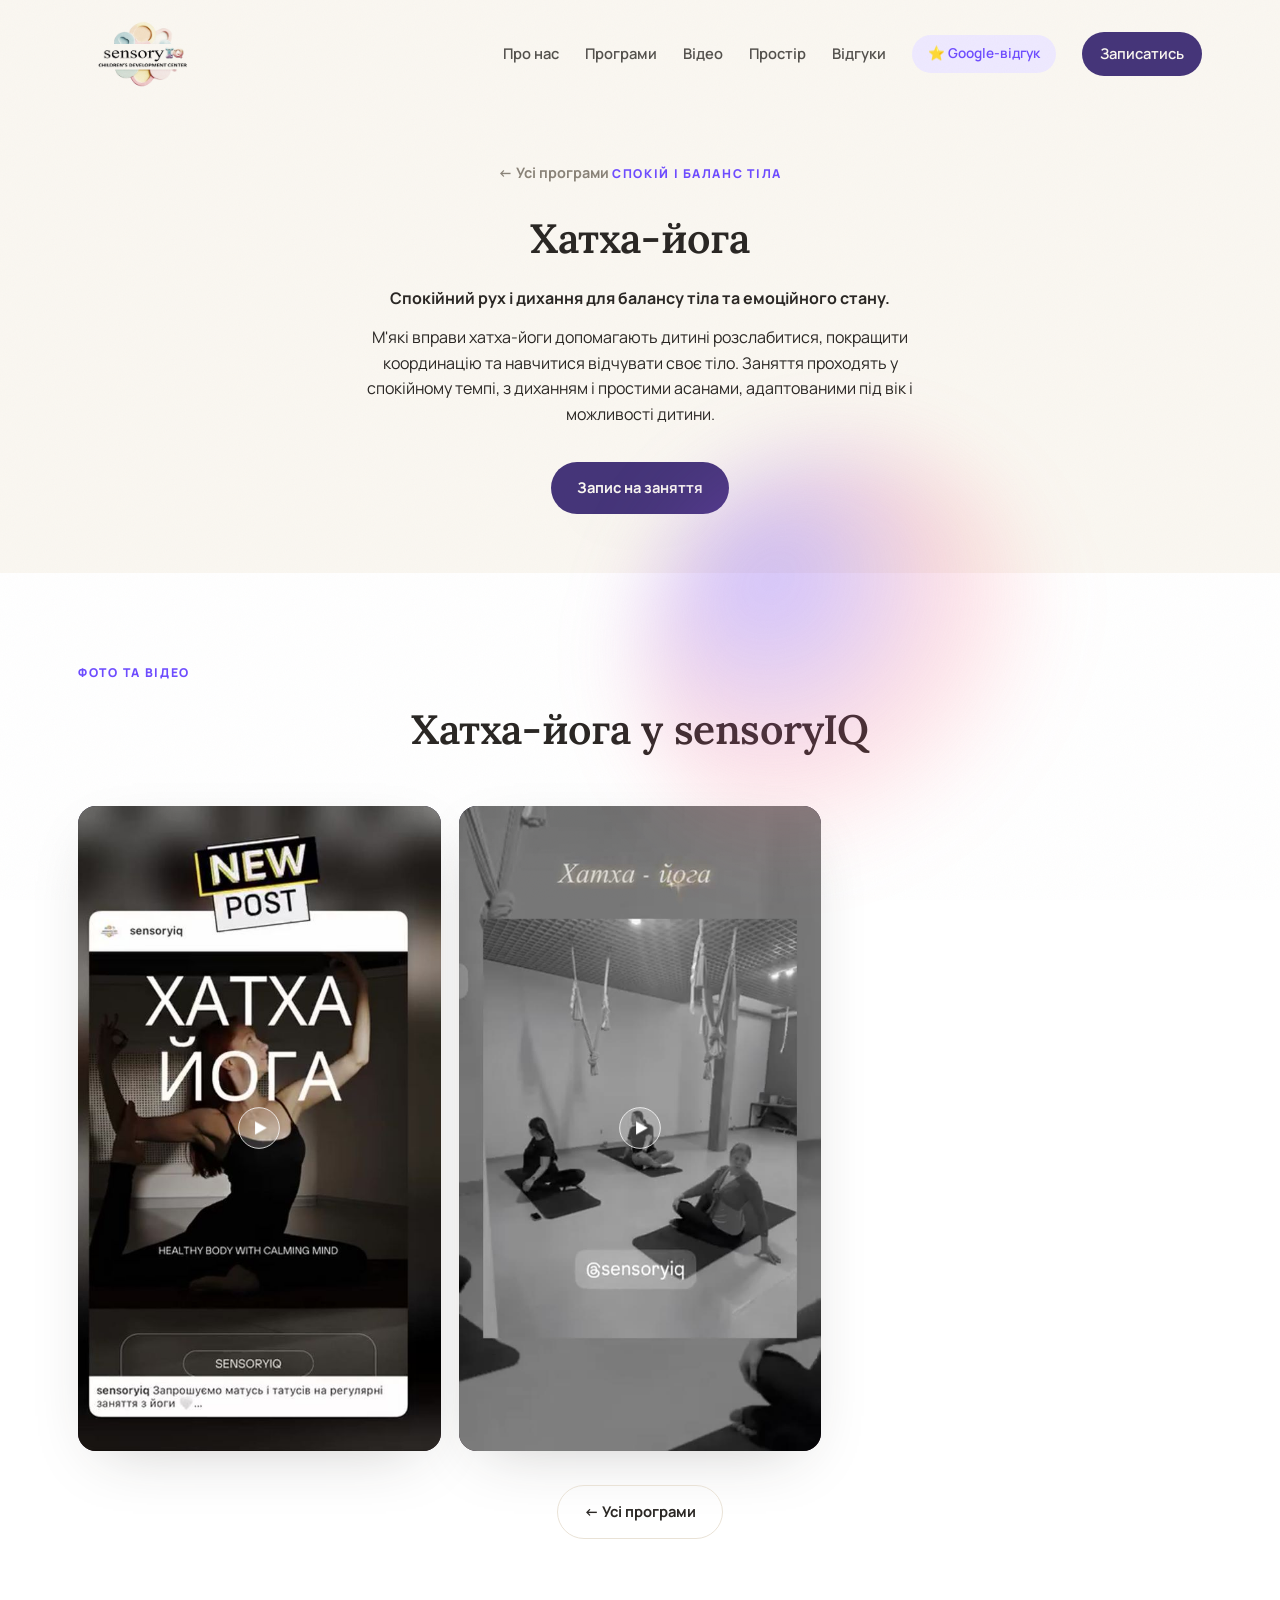
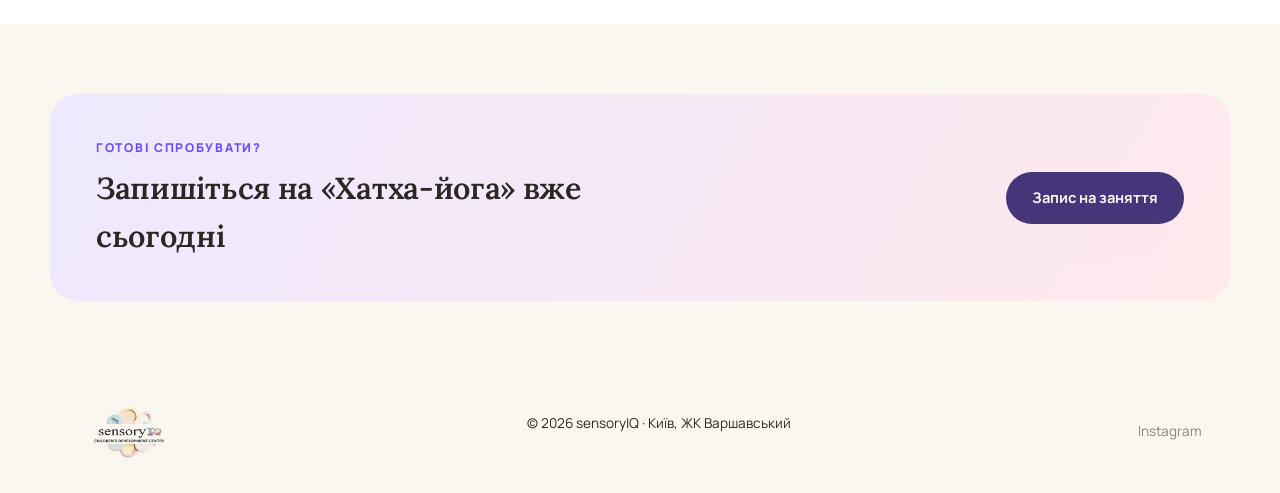
<file: programs/hatha-yoga.html>
<!DOCTYPE html>
<html lang="uk">
<head>
<meta charset="UTF-8">
<meta name="viewport" content="width=device-width, initial-scale=1.0">
<title>Хатха-йога для дітей — sensoryIQ, Київ</title>
<meta name="description" content="Хатха-йога в sensoryIQ — спокійний рух і дихання для балансу тіла та емоційного стану дитини.">
<meta name="robots" content="index, follow">
<meta name="author" content="sensoryIQ">
<link rel="canonical" href="https://sensoryiq.github.io/programs/hatha-yoga.html">

<meta property="og:type" content="website">
<meta property="og:site_name" content="sensoryIQ">
<meta property="og:title" content="Хатха-йога для дітей — sensoryIQ">
<meta property="og:description" content="Хатха-йога в sensoryIQ — спокійний рух і дихання для балансу тіла та емоційного стану дитини.">
<meta property="og:image" content="https://sensoryiq.github.io/assets/cards/hatha-yoga.jpg">
<meta property="og:url" content="https://sensoryiq.github.io/programs/hatha-yoga.html">
<meta property="og:locale" content="uk_UA">

<link rel="icon" href="../assets/favicon.ico" sizes="any">
<link rel="icon" type="image/png" sizes="32x32" href="../assets/favicon-32.png">
<link rel="apple-touch-icon" sizes="180x180" href="../assets/favicon-180.png">
<meta name="theme-color" content="#FAF7F1">

<link rel="preconnect" href="https://fonts.googleapis.com">
<link rel="preconnect" href="https://fonts.gstatic.com" crossorigin>
<link href="https://fonts.googleapis.com/css2?family=Lora:ital,wght@0,400;0,500;0,600;0,700;1,600;1,700&family=Manrope:wght@400;500;600;700;800&display=swap" rel="stylesheet">
<link rel="stylesheet" href="../style.css">
</head>
<body>

<div class="grain"></div>
<div class="cursor-orb" id="cursorOrb" aria-hidden="true"></div>

<header class="site-header" id="siteHeader">
  <div class="wrap header-inner">
    <a href="../index.html" class="logo">
      <img src="../assets/logo.png" alt="sensoryIQ — дитячий центр розвитку" width="140" height="74">
    </a>
    <nav class="nav" id="mainNav">
      <a href="../index.html#pro">Про нас</a>
      <a href="../index.html#programs">Програми</a>
      <a href="../index.html#video">Відео</a>
      <a href="../index.html#gallery">Простір</a>
      <a href="../index.html#reviews">Відгуки</a>
      <a href="https://share.google/1lm1CJQH7Kwl1VWo4" target="_blank" rel="noopener" class="nav-review">⭐ Google-відгук</a>
      <a href="../index.html#contact" class="nav-cta">Записатись</a>
    </nav>
    <button class="burger" id="burger" aria-label="Меню">
      <span></span><span></span><span></span>
    </button>
  </div>
</header>

<main id="top">
  <section class="page-hero">
    <div class="wrap">
      <a href="../index.html#programs" class="back-link reveal">← Усі програми</a>
      <p class="eyebrow reveal">Спокій і баланс тіла</p>
      <h1 class="h2 page-title reveal">Хатха-йога</h1>
      <p class="page-lead reveal">Спокійний рух і дихання для балансу тіла та емоційного стану.</p>
      <p class="reveal">М'які вправи хатха-йоги допомагають дитині розслабитися, покращити координацію та навчитися відчувати своє тіло. Заняття проходять у спокійному темпі, з диханням і простими асанами, адаптованими під вік і можливості дитини.</p>
      <a href="../index.html#contact" class="btn btn-primary magnetic reveal">Запис на заняття</a>
    </div>
  </section>

  <section class="section program-gallery-section">
    <div class="wrap">
      <p class="eyebrow reveal center">Фото та відео</p>
      <h2 class="h2 reveal center">Хатха-йога у sensoryIQ</h2>
      <div class="program-gallery">
        <div class="pg-item video-card reveal">
          <video class="video-el" playsinline muted loop preload="none" poster="../assets/gallery/hatha-yoga/1.jpg">
            <source src="../assets/gallery-videos/hatha-yoga/1.mp4" type="video/mp4">
          </video>
          <div class="video-fallback">
            <svg viewBox="0 0 64 64" class="play-icon"><circle cx="32" cy="32" r="30"/><path d="M26 22l18 10-18 10V22Z"/></svg>
          </div>
          <button class="video-play" aria-label="Відтворити відео">
            <svg viewBox="0 0 64 64"><circle cx="32" cy="32" r="31"/><path d="M26 22l18 10-18 10V22Z"/></svg>
          </button>
        </div>
        <div class="pg-item video-card reveal">
          <video class="video-el" playsinline muted loop preload="none" poster="../assets/gallery/hatha-yoga/3.jpg">
            <source src="../assets/gallery-videos/hatha-yoga/3.mp4" type="video/mp4">
          </video>
          <div class="video-fallback">
            <svg viewBox="0 0 64 64" class="play-icon"><circle cx="32" cy="32" r="30"/><path d="M26 22l18 10-18 10V22Z"/></svg>
          </div>
          <button class="video-play" aria-label="Відтворити відео">
            <svg viewBox="0 0 64 64"><circle cx="32" cy="32" r="31"/><path d="M26 22l18 10-18 10V22Z"/></svg>
          </button>
        </div>
      </div>
      <div class="center" style="margin-top:34px;">
        <a href="../index.html#programs" class="btn btn-ghost magnetic">← Усі програми</a>
      </div>
    </div>
  </section>

  <section class="review-cta">
    <div class="wrap review-cta-inner">
      <div>
        <p class="eyebrow" style="margin-bottom:6px;">Готові спробувати?</p>
        <h2 class="h2" style="margin-bottom:0; font-size: clamp(1.4rem, 2.6vw, 1.9rem);">Запишіться на «Хатха-йога» вже сьогодні</h2>
      </div>
      <a href="../index.html#contact" class="btn btn-primary magnetic">Запис на заняття</a>
    </div>
  </section>
</main>

<footer class="site-footer">
  <div class="wrap footer-inner">
    <a href="../index.html" class="logo">
      <img src="../assets/logo.png" alt="sensoryIQ" width="110" height="58" loading="lazy" decoding="async">
    </a>
    <p>© <span id="year"></span> sensoryIQ · Київ, ЖК Варшавський</p>
    <a href="https://www.instagram.com/sensoryiq/" target="_blank" rel="noopener">Instagram</a>
  </div>
</footer>

<button class="to-top" id="toTop" aria-label="Прокрутити нагору">
  <svg viewBox="0 0 24 24" width="20" height="20"><path d="M12 19V5M5 12l7-7 7 7" fill="none" stroke="currentColor" stroke-width="2.2" stroke-linecap="round" stroke-linejoin="round"/></svg>
</button>

<script src="../script.js"></script>
</body>
</html>
</file>
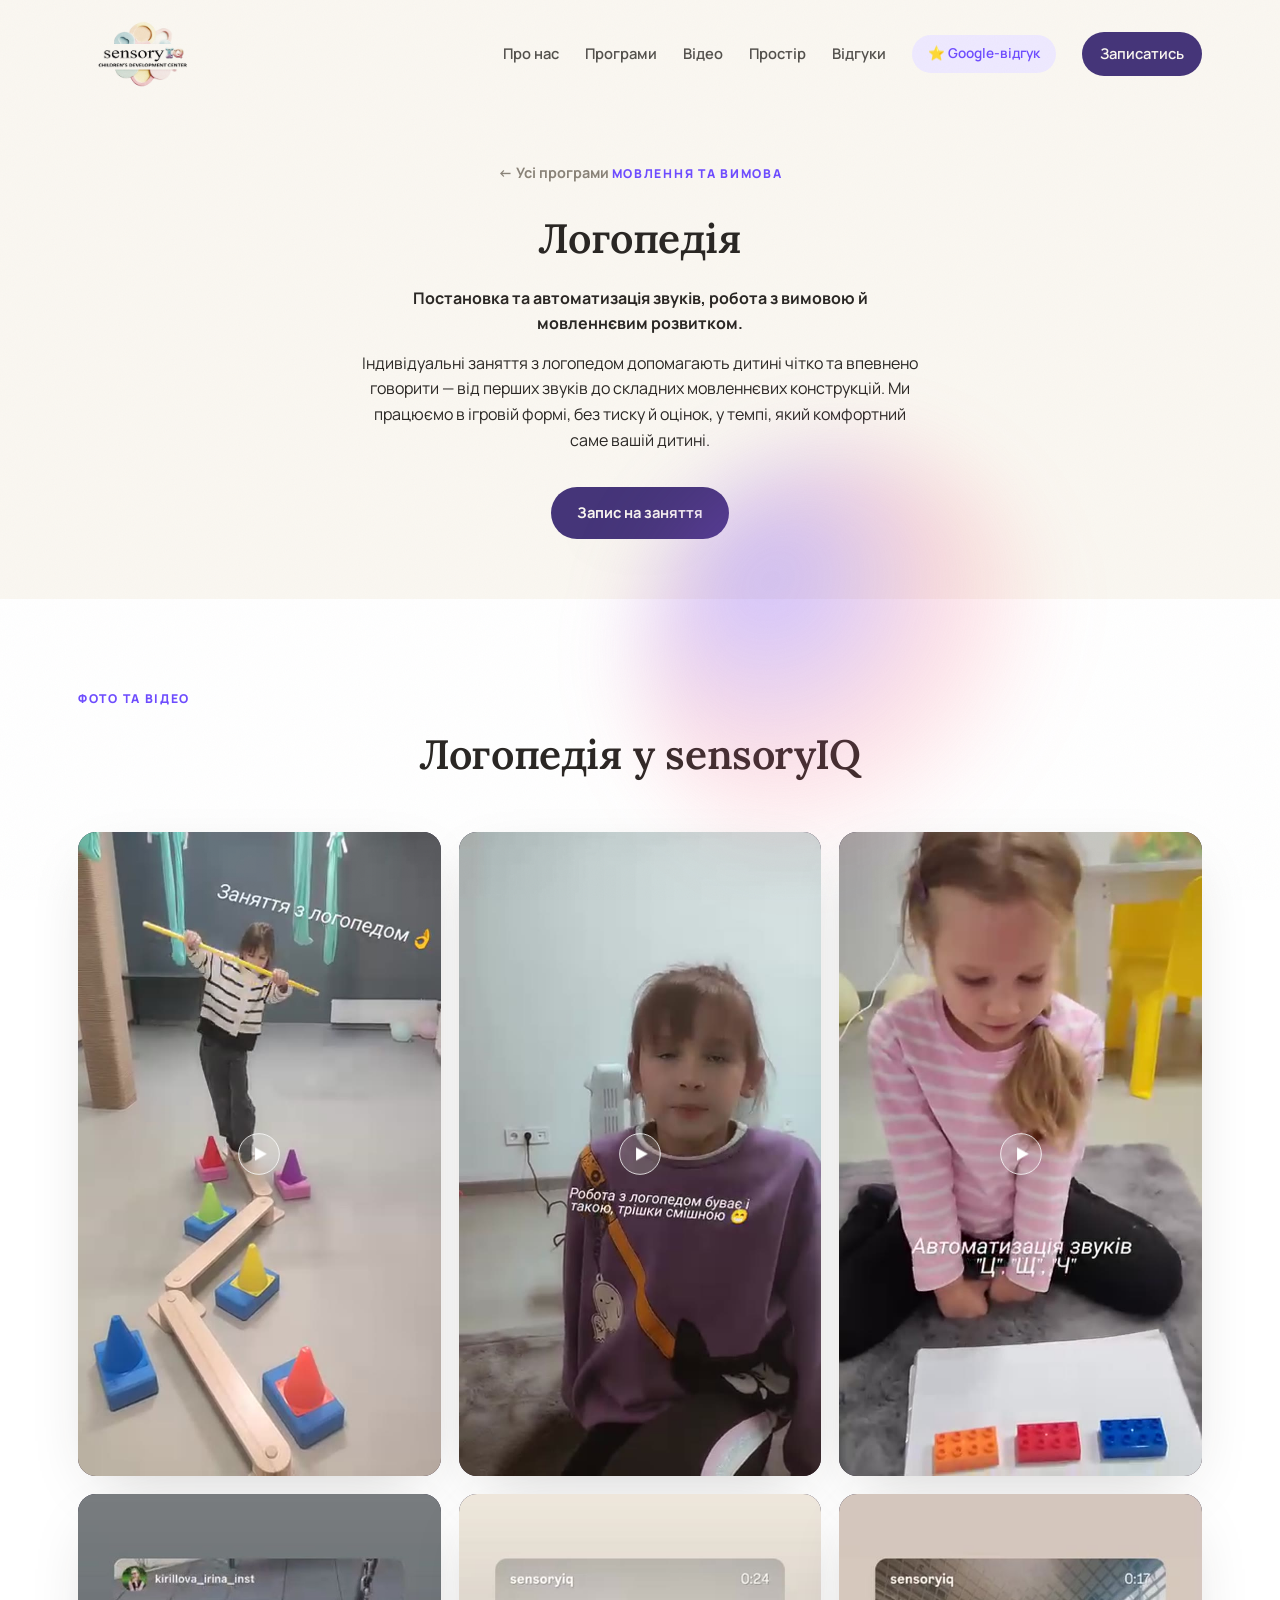
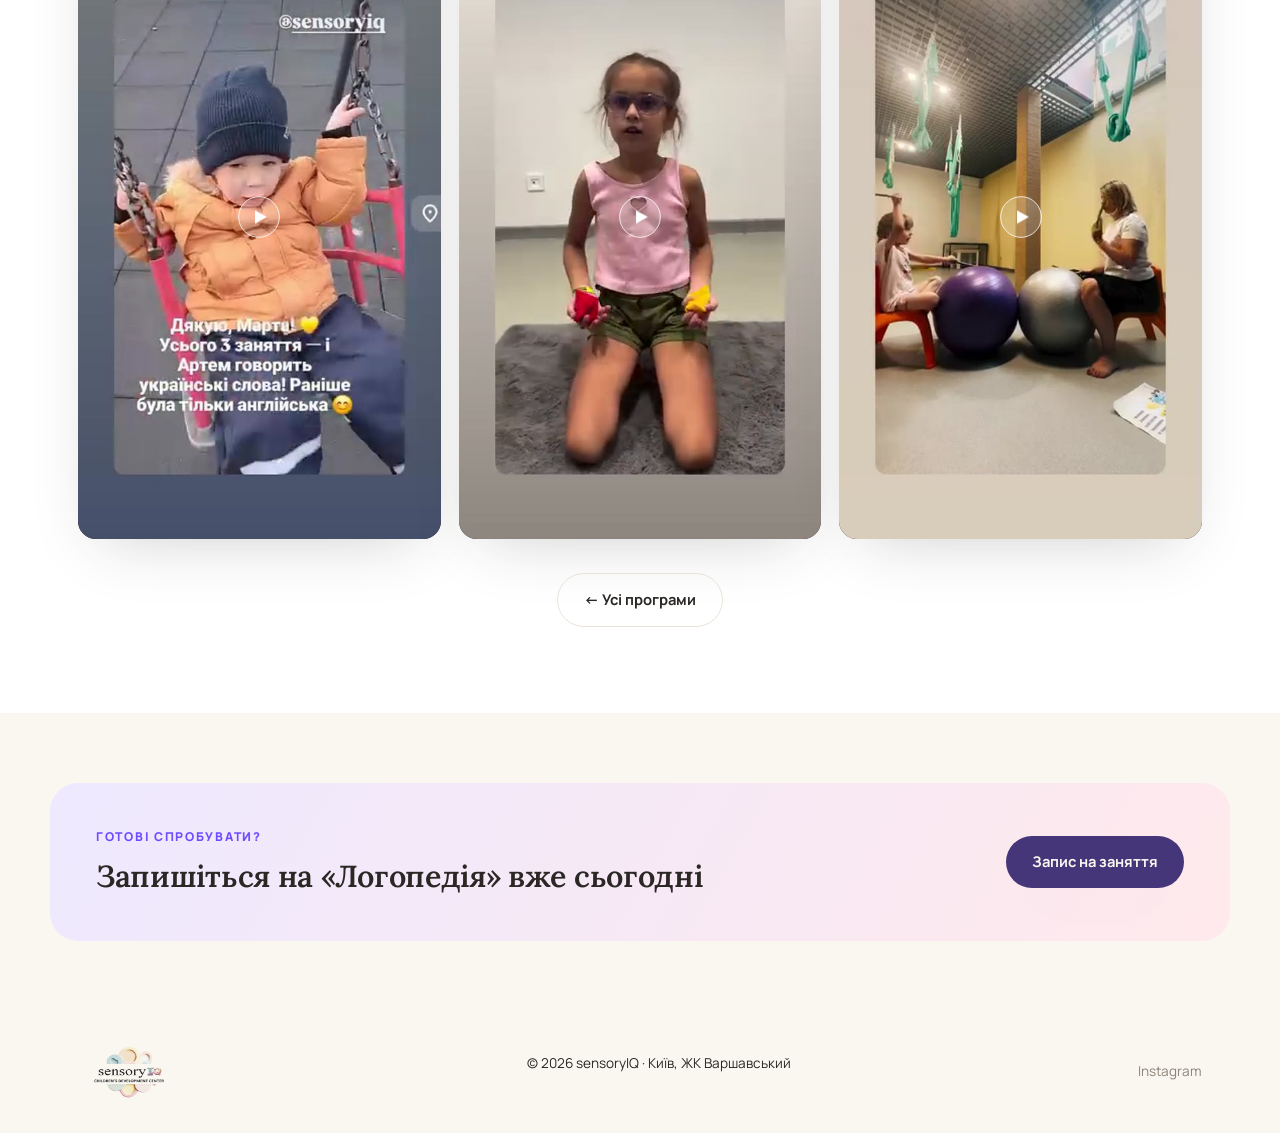
<file: programs/logopediya.html>
<!DOCTYPE html>
<html lang="uk">
<head>
<meta charset="UTF-8">
<meta name="viewport" content="width=device-width, initial-scale=1.0">
<title>Логопедія для дітей — sensoryIQ, Київ</title>
<meta name="description" content="Логопедія в sensoryIQ — постановка та автоматизація звуків, робота з вимовою й мовленнєвим розвитком дитини.">
<meta name="robots" content="index, follow">
<meta name="author" content="sensoryIQ">
<link rel="canonical" href="https://sensoryiq.github.io/programs/logopediya.html">

<meta property="og:type" content="website">
<meta property="og:site_name" content="sensoryIQ">
<meta property="og:title" content="Логопедія для дітей — sensoryIQ">
<meta property="og:description" content="Логопедія в sensoryIQ — постановка та автоматизація звуків, робота з вимовою й мовленнєвим розвитком дитини.">
<meta property="og:image" content="https://sensoryiq.github.io/assets/cards/logopediya.jpg">
<meta property="og:url" content="https://sensoryiq.github.io/programs/logopediya.html">
<meta property="og:locale" content="uk_UA">

<link rel="icon" href="../assets/favicon.ico" sizes="any">
<link rel="icon" type="image/png" sizes="32x32" href="../assets/favicon-32.png">
<link rel="apple-touch-icon" sizes="180x180" href="../assets/favicon-180.png">
<meta name="theme-color" content="#FAF7F1">

<link rel="preconnect" href="https://fonts.googleapis.com">
<link rel="preconnect" href="https://fonts.gstatic.com" crossorigin>
<link href="https://fonts.googleapis.com/css2?family=Lora:ital,wght@0,400;0,500;0,600;0,700;1,600;1,700&family=Manrope:wght@400;500;600;700;800&display=swap" rel="stylesheet">
<link rel="stylesheet" href="../style.css">
</head>
<body>

<div class="grain"></div>
<div class="cursor-orb" id="cursorOrb" aria-hidden="true"></div>

<header class="site-header" id="siteHeader">
  <div class="wrap header-inner">
    <a href="../index.html" class="logo">
      <img src="../assets/logo.png" alt="sensoryIQ — дитячий центр розвитку" width="140" height="74">
    </a>
    <nav class="nav" id="mainNav">
      <a href="../index.html#pro">Про нас</a>
      <a href="../index.html#programs">Програми</a>
      <a href="../index.html#video">Відео</a>
      <a href="../index.html#gallery">Простір</a>
      <a href="../index.html#reviews">Відгуки</a>
      <a href="https://share.google/1lm1CJQH7Kwl1VWo4" target="_blank" rel="noopener" class="nav-review">⭐ Google-відгук</a>
      <a href="../index.html#contact" class="nav-cta">Записатись</a>
    </nav>
    <button class="burger" id="burger" aria-label="Меню">
      <span></span><span></span><span></span>
    </button>
  </div>
</header>

<main id="top">
  <section class="page-hero">
    <div class="wrap">
      <a href="../index.html#programs" class="back-link reveal">← Усі програми</a>
      <p class="eyebrow reveal">Мовлення та вимова</p>
      <h1 class="h2 page-title reveal">Логопедія</h1>
      <p class="page-lead reveal">Постановка та автоматизація звуків, робота з вимовою й мовленнєвим розвитком.</p>
      <p class="reveal">Індивідуальні заняття з логопедом допомагають дитині чітко та впевнено говорити — від перших звуків до складних мовленнєвих конструкцій. Ми працюємо в ігровій формі, без тиску й оцінок, у темпі, який комфортний саме вашій дитині.</p>
      <a href="../index.html#contact" class="btn btn-primary magnetic reveal">Запис на заняття</a>
    </div>
  </section>

  <section class="section program-gallery-section">
    <div class="wrap">
      <p class="eyebrow reveal center">Фото та відео</p>
      <h2 class="h2 reveal center">Логопедія у sensoryIQ</h2>
      <div class="program-gallery">
        <div class="pg-item video-card reveal">
          <video class="video-el" playsinline muted loop preload="none" poster="../assets/gallery/logopediya/1.jpg">
            <source src="../assets/gallery-videos/logopediya/1.mp4" type="video/mp4">
          </video>
          <div class="video-fallback">
            <svg viewBox="0 0 64 64" class="play-icon"><circle cx="32" cy="32" r="30"/><path d="M26 22l18 10-18 10V22Z"/></svg>
          </div>
          <button class="video-play" aria-label="Відтворити відео">
            <svg viewBox="0 0 64 64"><circle cx="32" cy="32" r="31"/><path d="M26 22l18 10-18 10V22Z"/></svg>
          </button>
        </div>
        <div class="pg-item video-card reveal">
          <video class="video-el" playsinline muted loop preload="none" poster="../assets/gallery/logopediya/2.jpg">
            <source src="../assets/gallery-videos/logopediya/2.mp4" type="video/mp4">
          </video>
          <div class="video-fallback">
            <svg viewBox="0 0 64 64" class="play-icon"><circle cx="32" cy="32" r="30"/><path d="M26 22l18 10-18 10V22Z"/></svg>
          </div>
          <button class="video-play" aria-label="Відтворити відео">
            <svg viewBox="0 0 64 64"><circle cx="32" cy="32" r="31"/><path d="M26 22l18 10-18 10V22Z"/></svg>
          </button>
        </div>
        <div class="pg-item video-card reveal">
          <video class="video-el" playsinline muted loop preload="none" poster="../assets/gallery/logopediya/3.jpg">
            <source src="../assets/gallery-videos/logopediya/3.mp4" type="video/mp4">
          </video>
          <div class="video-fallback">
            <svg viewBox="0 0 64 64" class="play-icon"><circle cx="32" cy="32" r="30"/><path d="M26 22l18 10-18 10V22Z"/></svg>
          </div>
          <button class="video-play" aria-label="Відтворити відео">
            <svg viewBox="0 0 64 64"><circle cx="32" cy="32" r="31"/><path d="M26 22l18 10-18 10V22Z"/></svg>
          </button>
        </div>
        <div class="pg-item video-card reveal">
          <video class="video-el" playsinline muted loop preload="none" poster="../assets/gallery/logopediya/4.jpg">
            <source src="../assets/gallery-videos/logopediya/4.mp4" type="video/mp4">
          </video>
          <div class="video-fallback">
            <svg viewBox="0 0 64 64" class="play-icon"><circle cx="32" cy="32" r="30"/><path d="M26 22l18 10-18 10V22Z"/></svg>
          </div>
          <button class="video-play" aria-label="Відтворити відео">
            <svg viewBox="0 0 64 64"><circle cx="32" cy="32" r="31"/><path d="M26 22l18 10-18 10V22Z"/></svg>
          </button>
        </div>
        <div class="pg-item video-card reveal">
          <video class="video-el" playsinline muted loop preload="none" poster="../assets/gallery/logopediya/5.jpg">
            <source src="../assets/gallery-videos/logopediya/5.mp4" type="video/mp4">
          </video>
          <div class="video-fallback">
            <svg viewBox="0 0 64 64" class="play-icon"><circle cx="32" cy="32" r="30"/><path d="M26 22l18 10-18 10V22Z"/></svg>
          </div>
          <button class="video-play" aria-label="Відтворити відео">
            <svg viewBox="0 0 64 64"><circle cx="32" cy="32" r="31"/><path d="M26 22l18 10-18 10V22Z"/></svg>
          </button>
        </div>
        <div class="pg-item video-card reveal">
          <video class="video-el" playsinline muted loop preload="none" poster="../assets/gallery/logopediya/6.jpg">
            <source src="../assets/gallery-videos/logopediya/6.mp4" type="video/mp4">
          </video>
          <div class="video-fallback">
            <svg viewBox="0 0 64 64" class="play-icon"><circle cx="32" cy="32" r="30"/><path d="M26 22l18 10-18 10V22Z"/></svg>
          </div>
          <button class="video-play" aria-label="Відтворити відео">
            <svg viewBox="0 0 64 64"><circle cx="32" cy="32" r="31"/><path d="M26 22l18 10-18 10V22Z"/></svg>
          </button>
        </div>
      </div>
      <div class="center" style="margin-top:34px;">
        <a href="../index.html#programs" class="btn btn-ghost magnetic">← Усі програми</a>
      </div>
    </div>
  </section>

  <section class="review-cta">
    <div class="wrap review-cta-inner">
      <div>
        <p class="eyebrow" style="margin-bottom:6px;">Готові спробувати?</p>
        <h2 class="h2" style="margin-bottom:0; font-size: clamp(1.4rem, 2.6vw, 1.9rem);">Запишіться на «Логопедія» вже сьогодні</h2>
      </div>
      <a href="../index.html#contact" class="btn btn-primary magnetic">Запис на заняття</a>
    </div>
  </section>
</main>

<footer class="site-footer">
  <div class="wrap footer-inner">
    <a href="../index.html" class="logo">
      <img src="../assets/logo.png" alt="sensoryIQ" width="110" height="58" loading="lazy" decoding="async">
    </a>
    <p>© <span id="year"></span> sensoryIQ · Київ, ЖК Варшавський</p>
    <a href="https://www.instagram.com/sensoryiq/" target="_blank" rel="noopener">Instagram</a>
  </div>
</footer>

<button class="to-top" id="toTop" aria-label="Прокрутити нагору">
  <svg viewBox="0 0 24 24" width="20" height="20"><path d="M12 19V5M5 12l7-7 7 7" fill="none" stroke="currentColor" stroke-width="2.2" stroke-linecap="round" stroke-linejoin="round"/></svg>
</button>

<script src="../script.js"></script>
</body>
</html>
</file>
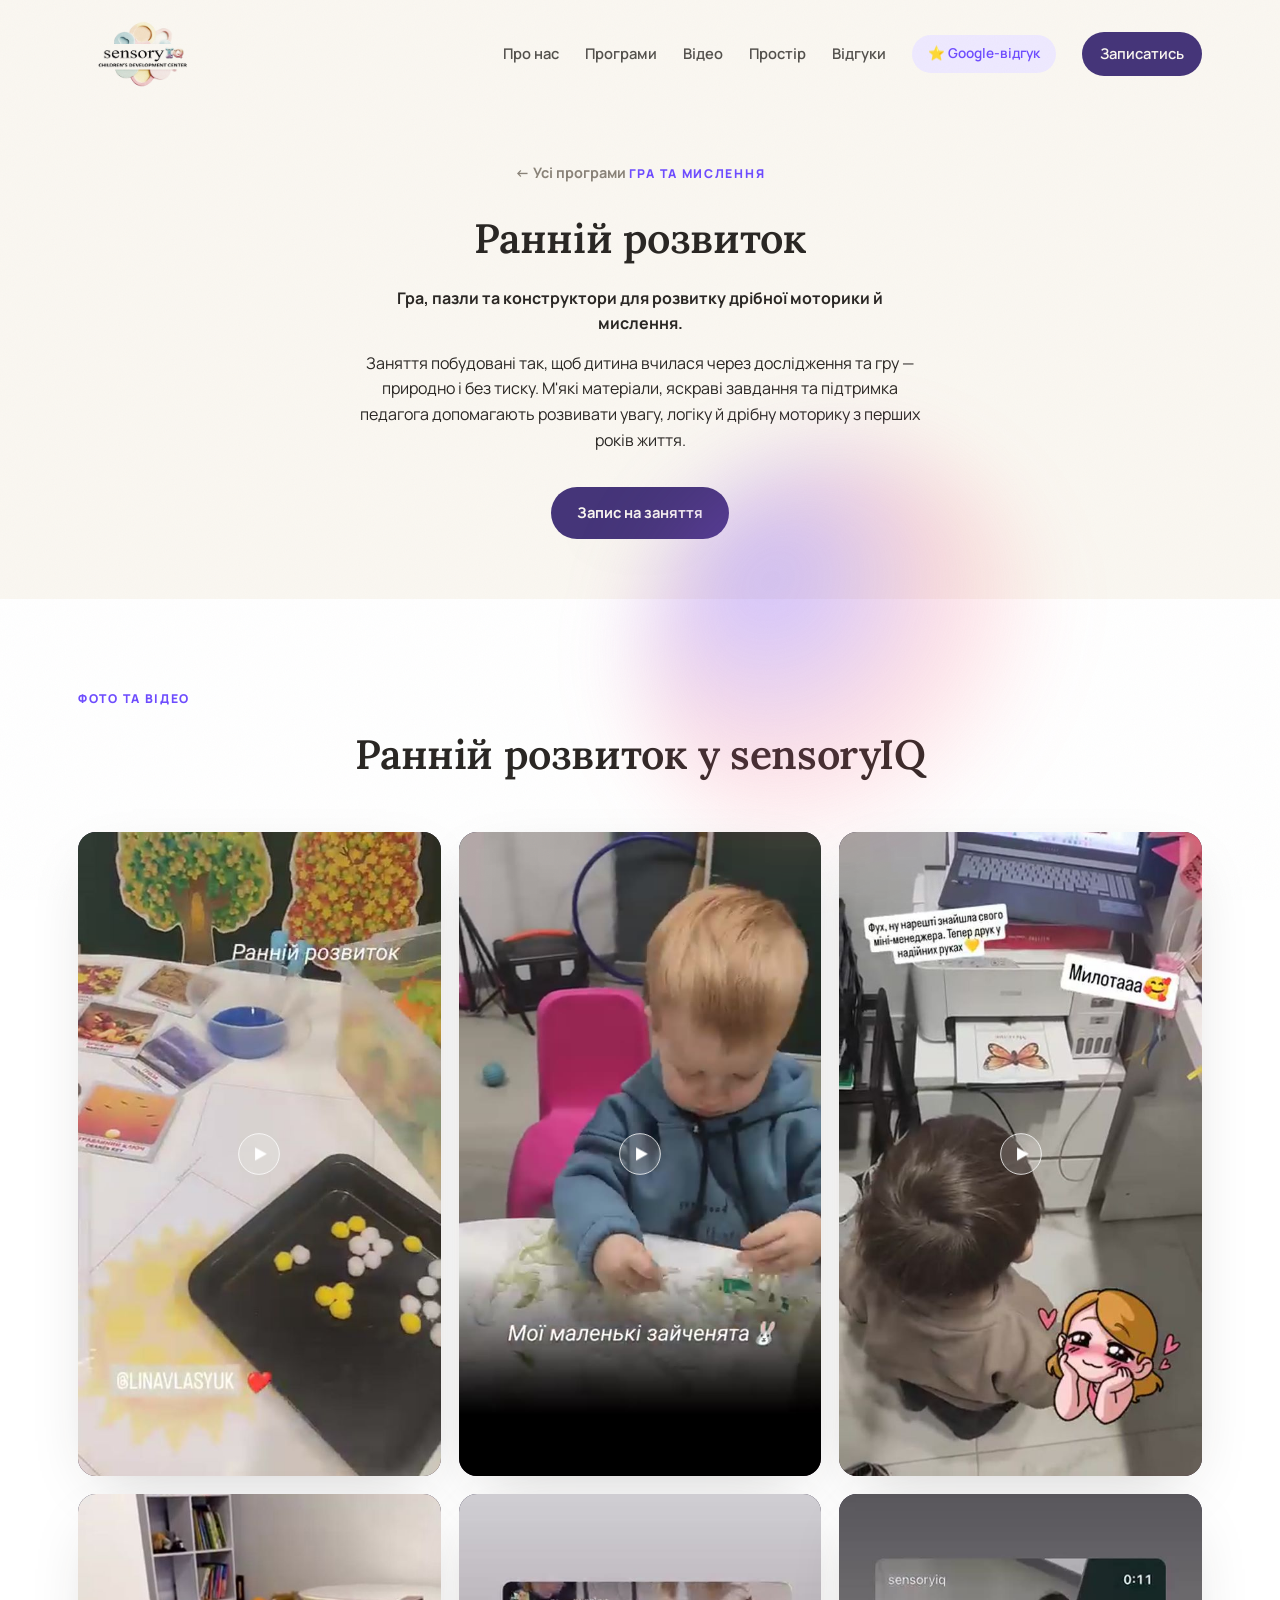
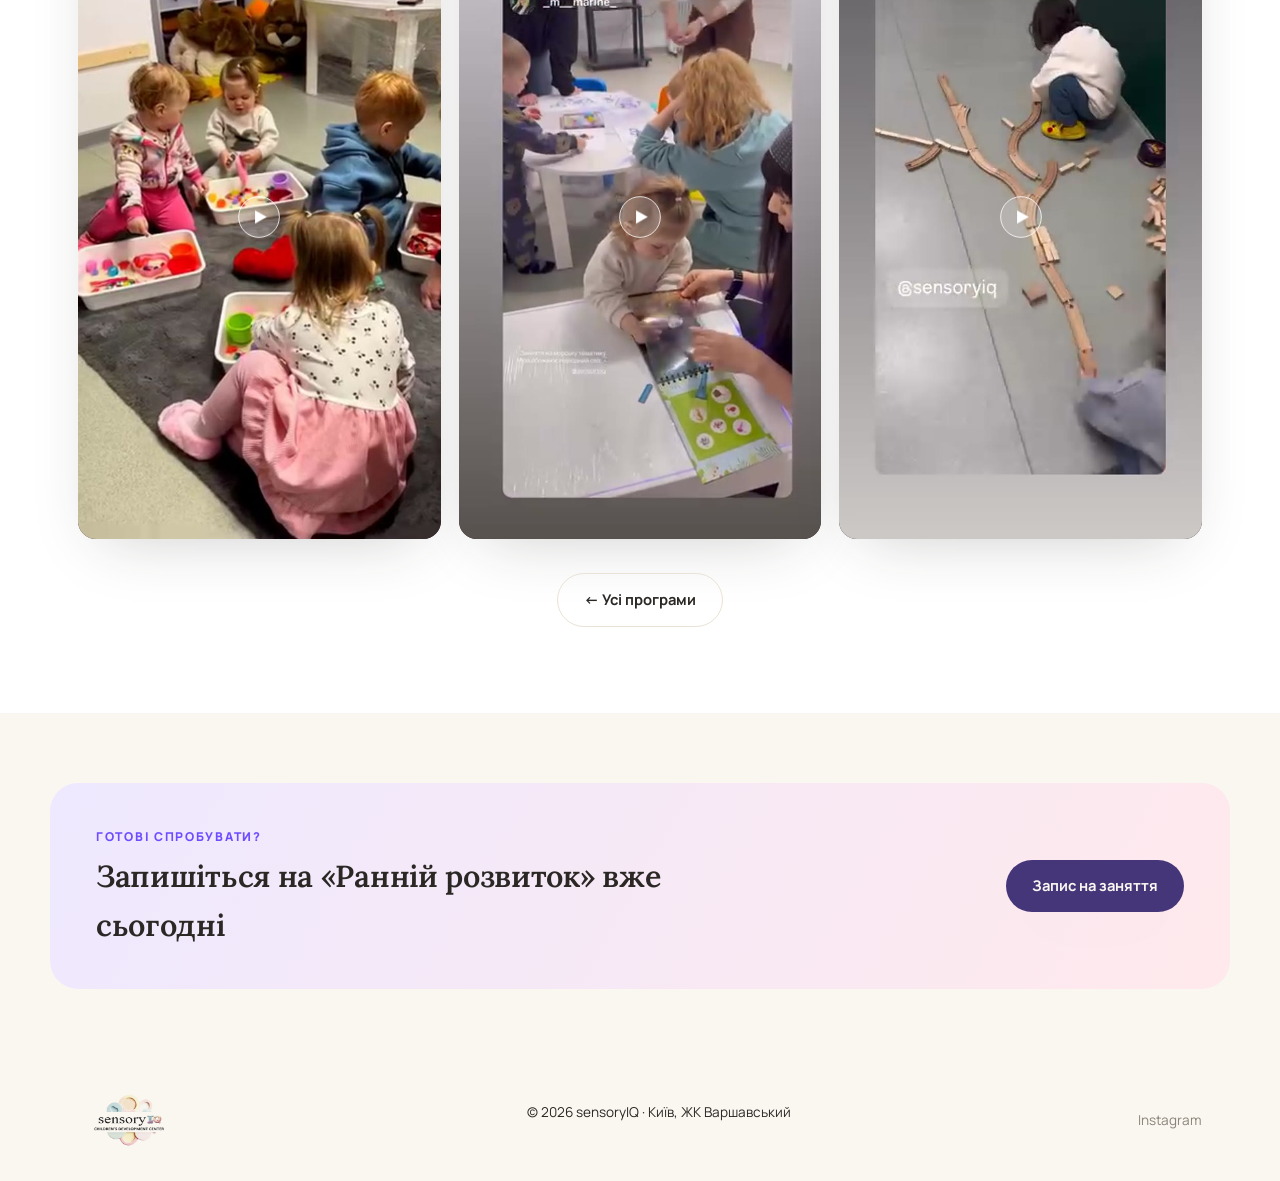
<file: programs/rannij-rozvytok.html>
<!DOCTYPE html>
<html lang="uk">
<head>
<meta charset="UTF-8">
<meta name="viewport" content="width=device-width, initial-scale=1.0">
<title>Ранній розвиток для дітей — sensoryIQ, Київ</title>
<meta name="description" content="Ранній розвиток у sensoryIQ — гра, пазли та конструктори для розвитку дрібної моторики й мислення.">
<meta name="robots" content="index, follow">
<meta name="author" content="sensoryIQ">
<link rel="canonical" href="https://sensoryiq.github.io/programs/rannij-rozvytok.html">

<meta property="og:type" content="website">
<meta property="og:site_name" content="sensoryIQ">
<meta property="og:title" content="Ранній розвиток для дітей — sensoryIQ">
<meta property="og:description" content="Ранній розвиток у sensoryIQ — гра, пазли та конструктори для розвитку дрібної моторики й мислення.">
<meta property="og:image" content="https://sensoryiq.github.io/assets/cards/rannij-rozvytok.jpg">
<meta property="og:url" content="https://sensoryiq.github.io/programs/rannij-rozvytok.html">
<meta property="og:locale" content="uk_UA">

<link rel="icon" href="../assets/favicon.ico" sizes="any">
<link rel="icon" type="image/png" sizes="32x32" href="../assets/favicon-32.png">
<link rel="apple-touch-icon" sizes="180x180" href="../assets/favicon-180.png">
<meta name="theme-color" content="#FAF7F1">

<link rel="preconnect" href="https://fonts.googleapis.com">
<link rel="preconnect" href="https://fonts.gstatic.com" crossorigin>
<link href="https://fonts.googleapis.com/css2?family=Lora:ital,wght@0,400;0,500;0,600;0,700;1,600;1,700&family=Manrope:wght@400;500;600;700;800&display=swap" rel="stylesheet">
<link rel="stylesheet" href="../style.css">
</head>
<body>

<div class="grain"></div>
<div class="cursor-orb" id="cursorOrb" aria-hidden="true"></div>

<header class="site-header" id="siteHeader">
  <div class="wrap header-inner">
    <a href="../index.html" class="logo">
      <img src="../assets/logo.png" alt="sensoryIQ — дитячий центр розвитку" width="140" height="74">
    </a>
    <nav class="nav" id="mainNav">
      <a href="../index.html#pro">Про нас</a>
      <a href="../index.html#programs">Програми</a>
      <a href="../index.html#video">Відео</a>
      <a href="../index.html#gallery">Простір</a>
      <a href="../index.html#reviews">Відгуки</a>
      <a href="https://share.google/1lm1CJQH7Kwl1VWo4" target="_blank" rel="noopener" class="nav-review">⭐ Google-відгук</a>
      <a href="../index.html#contact" class="nav-cta">Записатись</a>
    </nav>
    <button class="burger" id="burger" aria-label="Меню">
      <span></span><span></span><span></span>
    </button>
  </div>
</header>

<main id="top">
  <section class="page-hero">
    <div class="wrap">
      <a href="../index.html#programs" class="back-link reveal">← Усі програми</a>
      <p class="eyebrow reveal">Гра та мислення</p>
      <h1 class="h2 page-title reveal">Ранній розвиток</h1>
      <p class="page-lead reveal">Гра, пазли та конструктори для розвитку дрібної моторики й мислення.</p>
      <p class="reveal">Заняття побудовані так, щоб дитина вчилася через дослідження та гру — природно і без тиску. М'які матеріали, яскраві завдання та підтримка педагога допомагають розвивати увагу, логіку й дрібну моторику з перших років життя.</p>
      <a href="../index.html#contact" class="btn btn-primary magnetic reveal">Запис на заняття</a>
    </div>
  </section>

  <section class="section program-gallery-section">
    <div class="wrap">
      <p class="eyebrow reveal center">Фото та відео</p>
      <h2 class="h2 reveal center">Ранній розвиток у sensoryIQ</h2>
      <div class="program-gallery">
        <div class="pg-item video-card reveal">
          <video class="video-el" playsinline muted loop preload="none" poster="../assets/gallery/rannij-rozvytok/1.jpg">
            <source src="../assets/gallery-videos/rannij-rozvytok/1.mp4" type="video/mp4">
          </video>
          <div class="video-fallback">
            <svg viewBox="0 0 64 64" class="play-icon"><circle cx="32" cy="32" r="30"/><path d="M26 22l18 10-18 10V22Z"/></svg>
          </div>
          <button class="video-play" aria-label="Відтворити відео">
            <svg viewBox="0 0 64 64"><circle cx="32" cy="32" r="31"/><path d="M26 22l18 10-18 10V22Z"/></svg>
          </button>
        </div>
        <div class="pg-item video-card reveal">
          <video class="video-el" playsinline muted loop preload="none" poster="../assets/gallery/rannij-rozvytok/2.jpg">
            <source src="../assets/gallery-videos/rannij-rozvytok/2.mp4" type="video/mp4">
          </video>
          <div class="video-fallback">
            <svg viewBox="0 0 64 64" class="play-icon"><circle cx="32" cy="32" r="30"/><path d="M26 22l18 10-18 10V22Z"/></svg>
          </div>
          <button class="video-play" aria-label="Відтворити відео">
            <svg viewBox="0 0 64 64"><circle cx="32" cy="32" r="31"/><path d="M26 22l18 10-18 10V22Z"/></svg>
          </button>
        </div>
        <div class="pg-item video-card reveal">
          <video class="video-el" playsinline muted loop preload="none" poster="../assets/gallery/rannij-rozvytok/3.jpg">
            <source src="../assets/gallery-videos/rannij-rozvytok/3.mp4" type="video/mp4">
          </video>
          <div class="video-fallback">
            <svg viewBox="0 0 64 64" class="play-icon"><circle cx="32" cy="32" r="30"/><path d="M26 22l18 10-18 10V22Z"/></svg>
          </div>
          <button class="video-play" aria-label="Відтворити відео">
            <svg viewBox="0 0 64 64"><circle cx="32" cy="32" r="31"/><path d="M26 22l18 10-18 10V22Z"/></svg>
          </button>
        </div>
        <div class="pg-item video-card reveal">
          <video class="video-el" playsinline muted loop preload="none" poster="../assets/gallery/rannij-rozvytok/4.jpg">
            <source src="../assets/gallery-videos/rannij-rozvytok/4.mp4" type="video/mp4">
          </video>
          <div class="video-fallback">
            <svg viewBox="0 0 64 64" class="play-icon"><circle cx="32" cy="32" r="30"/><path d="M26 22l18 10-18 10V22Z"/></svg>
          </div>
          <button class="video-play" aria-label="Відтворити відео">
            <svg viewBox="0 0 64 64"><circle cx="32" cy="32" r="31"/><path d="M26 22l18 10-18 10V22Z"/></svg>
          </button>
        </div>
        <div class="pg-item video-card reveal">
          <video class="video-el" playsinline muted loop preload="none" poster="../assets/gallery/rannij-rozvytok/5.jpg">
            <source src="../assets/gallery-videos/rannij-rozvytok/5.mp4" type="video/mp4">
          </video>
          <div class="video-fallback">
            <svg viewBox="0 0 64 64" class="play-icon"><circle cx="32" cy="32" r="30"/><path d="M26 22l18 10-18 10V22Z"/></svg>
          </div>
          <button class="video-play" aria-label="Відтворити відео">
            <svg viewBox="0 0 64 64"><circle cx="32" cy="32" r="31"/><path d="M26 22l18 10-18 10V22Z"/></svg>
          </button>
        </div>
        <div class="pg-item video-card reveal">
          <video class="video-el" playsinline muted loop preload="none" poster="../assets/gallery/rannij-rozvytok/6.jpg">
            <source src="../assets/gallery-videos/rannij-rozvytok/6.mp4" type="video/mp4">
          </video>
          <div class="video-fallback">
            <svg viewBox="0 0 64 64" class="play-icon"><circle cx="32" cy="32" r="30"/><path d="M26 22l18 10-18 10V22Z"/></svg>
          </div>
          <button class="video-play" aria-label="Відтворити відео">
            <svg viewBox="0 0 64 64"><circle cx="32" cy="32" r="31"/><path d="M26 22l18 10-18 10V22Z"/></svg>
          </button>
        </div>
      </div>
      <div class="center" style="margin-top:34px;">
        <a href="../index.html#programs" class="btn btn-ghost magnetic">← Усі програми</a>
      </div>
    </div>
  </section>

  <section class="review-cta">
    <div class="wrap review-cta-inner">
      <div>
        <p class="eyebrow" style="margin-bottom:6px;">Готові спробувати?</p>
        <h2 class="h2" style="margin-bottom:0; font-size: clamp(1.4rem, 2.6vw, 1.9rem);">Запишіться на «Ранній розвиток» вже сьогодні</h2>
      </div>
      <a href="../index.html#contact" class="btn btn-primary magnetic">Запис на заняття</a>
    </div>
  </section>
</main>

<footer class="site-footer">
  <div class="wrap footer-inner">
    <a href="../index.html" class="logo">
      <img src="../assets/logo.png" alt="sensoryIQ" width="110" height="58" loading="lazy" decoding="async">
    </a>
    <p>© <span id="year"></span> sensoryIQ · Київ, ЖК Варшавський</p>
    <a href="https://www.instagram.com/sensoryiq/" target="_blank" rel="noopener">Instagram</a>
  </div>
</footer>

<button class="to-top" id="toTop" aria-label="Прокрутити нагору">
  <svg viewBox="0 0 24 24" width="20" height="20"><path d="M12 19V5M5 12l7-7 7 7" fill="none" stroke="currentColor" stroke-width="2.2" stroke-linecap="round" stroke-linejoin="round"/></svg>
</button>

<script src="../script.js"></script>
</body>
</html>
</file>
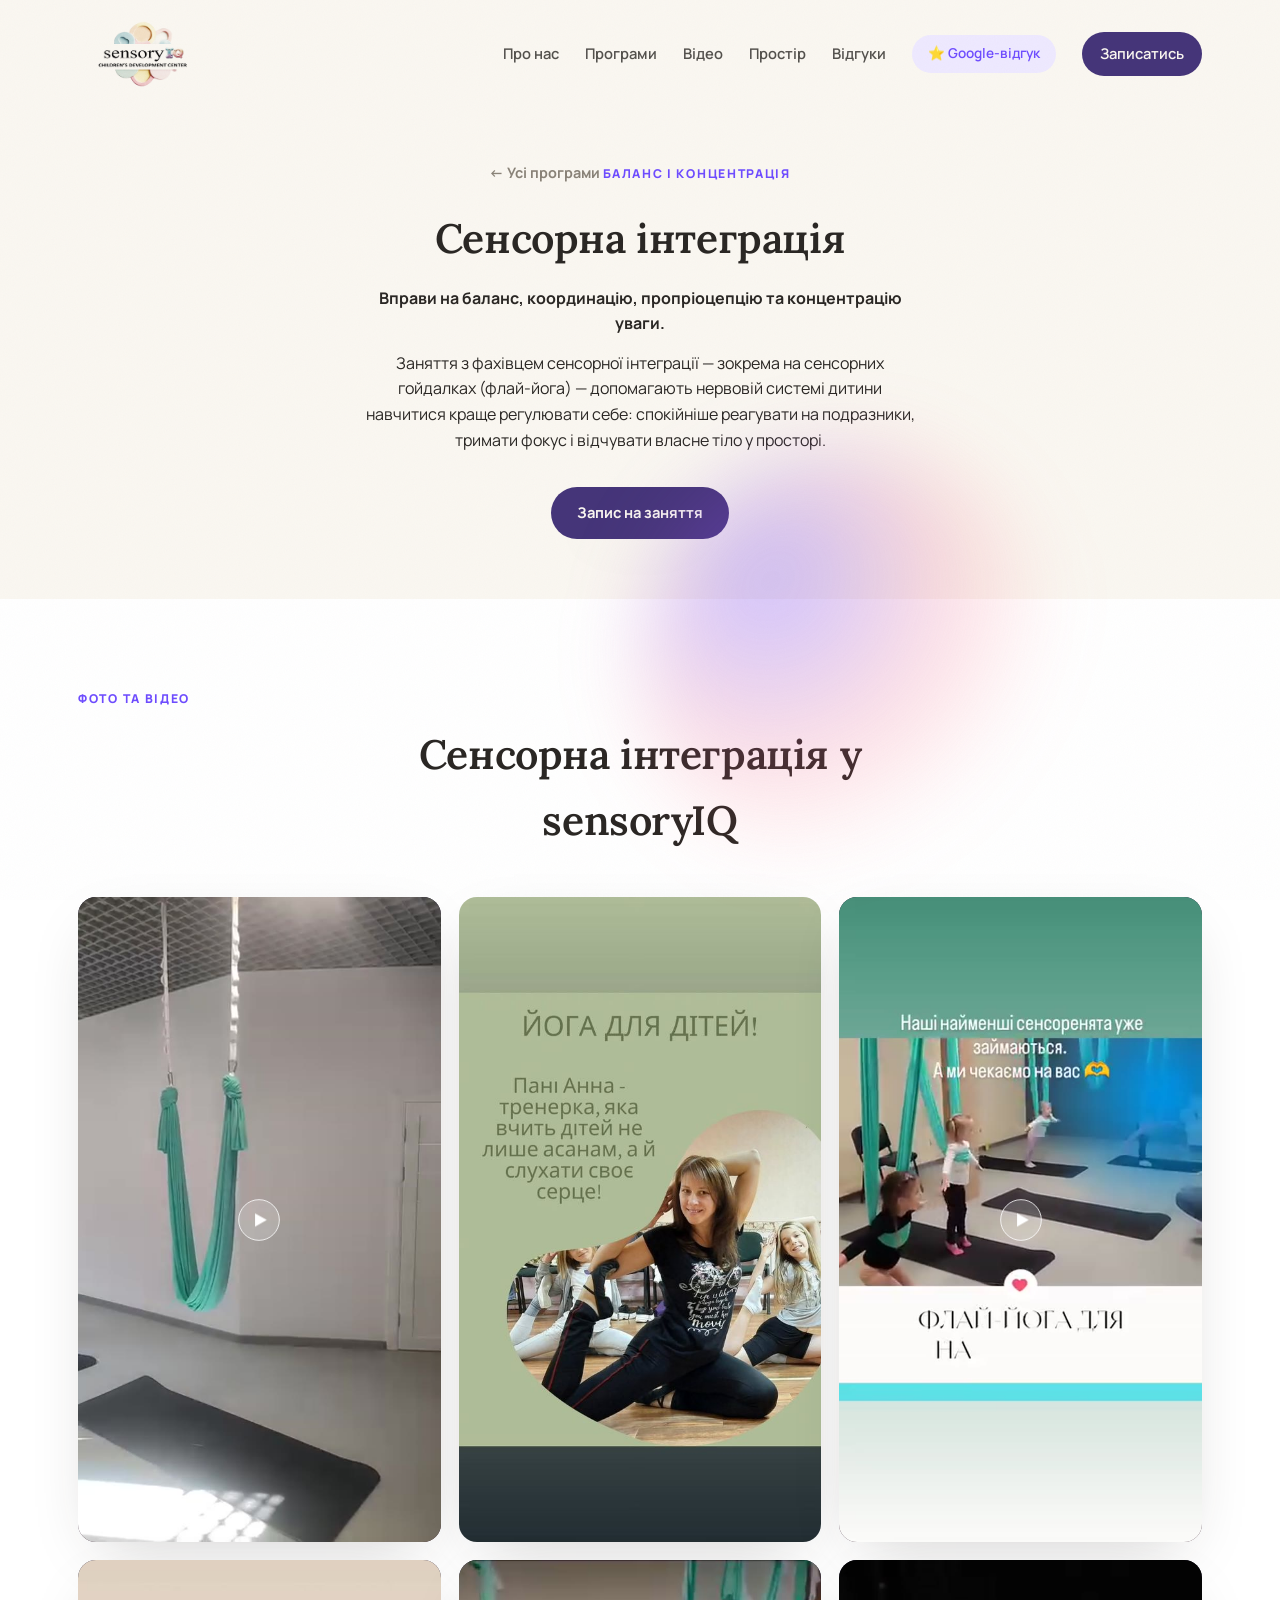
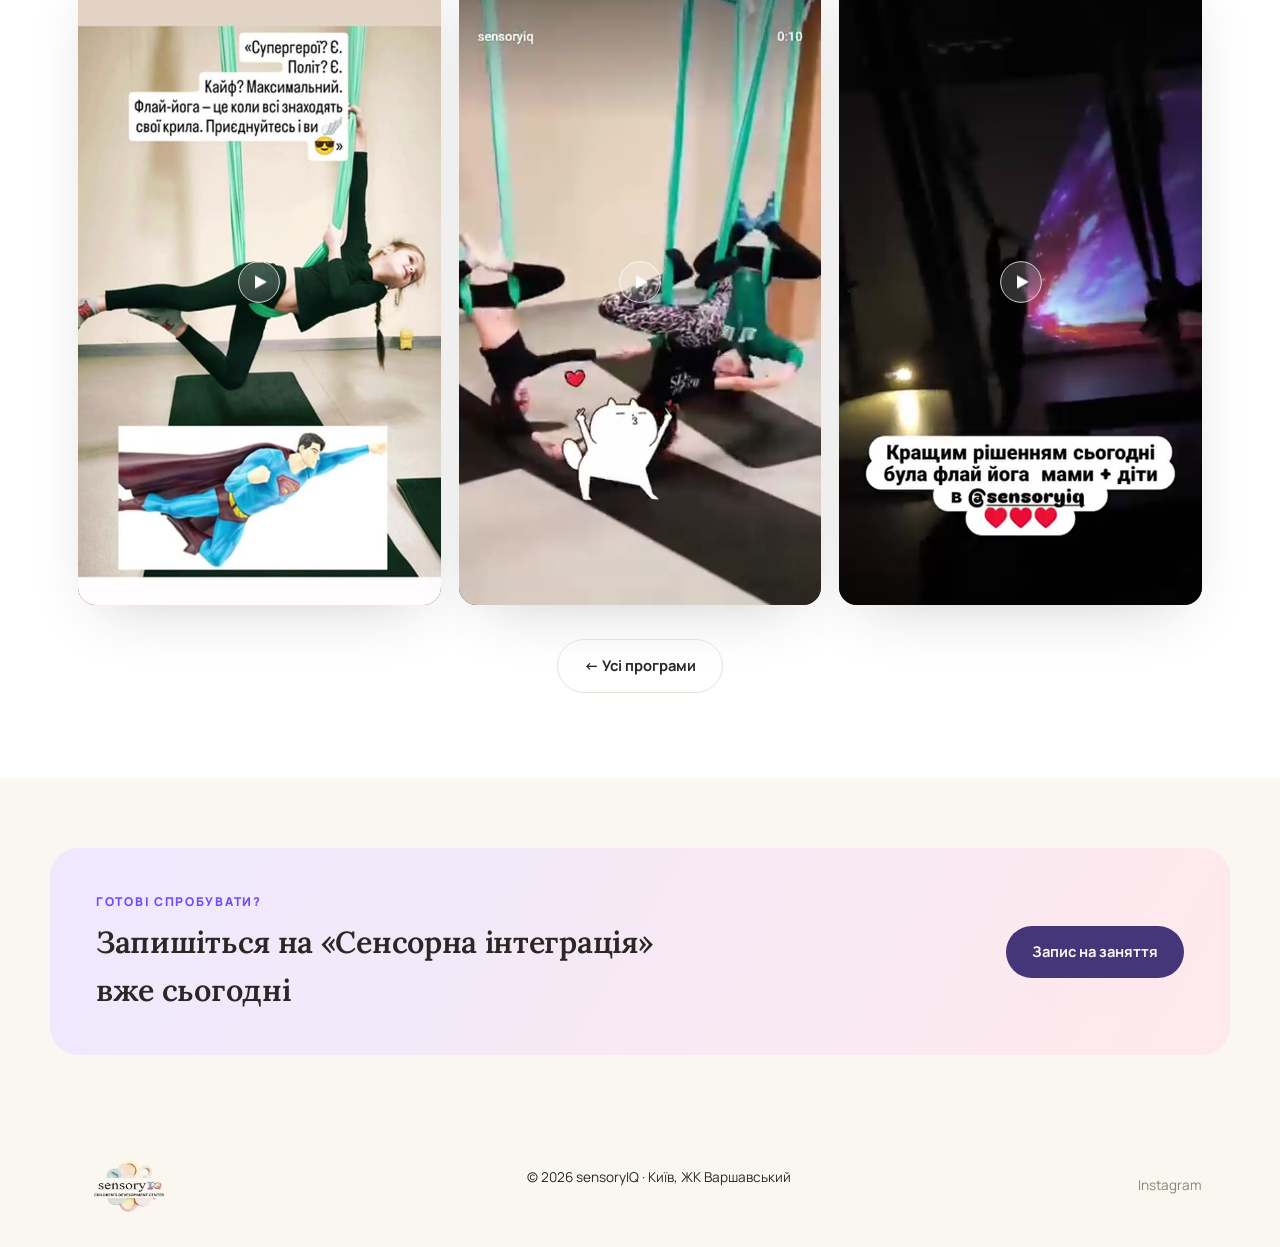
<file: programs/sensorna-integraciya.html>
<!DOCTYPE html>
<html lang="uk">
<head>
<meta charset="UTF-8">
<meta name="viewport" content="width=device-width, initial-scale=1.0">
<title>Сенсорна інтеграція для дітей — sensoryIQ, Київ</title>
<meta name="description" content="Сенсорна інтеграція в sensoryIQ — вправи на баланс, координацію, пропріоцепцію та концентрацію уваги.">
<meta name="robots" content="index, follow">
<meta name="author" content="sensoryIQ">
<link rel="canonical" href="https://sensoryiq.github.io/programs/sensorna-integraciya.html">

<meta property="og:type" content="website">
<meta property="og:site_name" content="sensoryIQ">
<meta property="og:title" content="Сенсорна інтеграція для дітей — sensoryIQ">
<meta property="og:description" content="Сенсорна інтеграція в sensoryIQ — вправи на баланс, координацію, пропріоцепцію та концентрацію уваги.">
<meta property="og:image" content="https://sensoryiq.github.io/assets/cards/sensorna-integraciya.jpg">
<meta property="og:url" content="https://sensoryiq.github.io/programs/sensorna-integraciya.html">
<meta property="og:locale" content="uk_UA">

<link rel="icon" href="../assets/favicon.ico" sizes="any">
<link rel="icon" type="image/png" sizes="32x32" href="../assets/favicon-32.png">
<link rel="apple-touch-icon" sizes="180x180" href="../assets/favicon-180.png">
<meta name="theme-color" content="#FAF7F1">

<link rel="preconnect" href="https://fonts.googleapis.com">
<link rel="preconnect" href="https://fonts.gstatic.com" crossorigin>
<link href="https://fonts.googleapis.com/css2?family=Lora:ital,wght@0,400;0,500;0,600;0,700;1,600;1,700&family=Manrope:wght@400;500;600;700;800&display=swap" rel="stylesheet">
<link rel="stylesheet" href="../style.css">
</head>
<body>

<div class="grain"></div>
<div class="cursor-orb" id="cursorOrb" aria-hidden="true"></div>

<header class="site-header" id="siteHeader">
  <div class="wrap header-inner">
    <a href="../index.html" class="logo">
      <img src="../assets/logo.png" alt="sensoryIQ — дитячий центр розвитку" width="140" height="74">
    </a>
    <nav class="nav" id="mainNav">
      <a href="../index.html#pro">Про нас</a>
      <a href="../index.html#programs">Програми</a>
      <a href="../index.html#video">Відео</a>
      <a href="../index.html#gallery">Простір</a>
      <a href="../index.html#reviews">Відгуки</a>
      <a href="https://share.google/1lm1CJQH7Kwl1VWo4" target="_blank" rel="noopener" class="nav-review">⭐ Google-відгук</a>
      <a href="../index.html#contact" class="nav-cta">Записатись</a>
    </nav>
    <button class="burger" id="burger" aria-label="Меню">
      <span></span><span></span><span></span>
    </button>
  </div>
</header>

<main id="top">
  <section class="page-hero">
    <div class="wrap">
      <a href="../index.html#programs" class="back-link reveal">← Усі програми</a>
      <p class="eyebrow reveal">Баланс і концентрація</p>
      <h1 class="h2 page-title reveal">Сенсорна інтеграція</h1>
      <p class="page-lead reveal">Вправи на баланс, координацію, пропріоцепцію та концентрацію уваги.</p>
      <p class="reveal">Заняття з фахівцем сенсорної інтеграції — зокрема на сенсорних гойдалках (флай-йога) — допомагають нервовій системі дитини навчитися краще регулювати себе: спокійніше реагувати на подразники, тримати фокус і відчувати власне тіло у просторі.</p>
      <a href="../index.html#contact" class="btn btn-primary magnetic reveal">Запис на заняття</a>
    </div>
  </section>

  <section class="section program-gallery-section">
    <div class="wrap">
      <p class="eyebrow reveal center">Фото та відео</p>
      <h2 class="h2 reveal center">Сенсорна інтеграція у sensoryIQ</h2>
      <div class="program-gallery">
        <div class="pg-item video-card reveal">
          <video class="video-el" playsinline muted loop preload="none" poster="../assets/gallery/sensorna-integraciya/1.jpg">
            <source src="../assets/gallery-videos/sensorna-integraciya/1.mp4" type="video/mp4">
          </video>
          <div class="video-fallback">
            <svg viewBox="0 0 64 64" class="play-icon"><circle cx="32" cy="32" r="30"/><path d="M26 22l18 10-18 10V22Z"/></svg>
          </div>
          <button class="video-play" aria-label="Відтворити відео">
            <svg viewBox="0 0 64 64"><circle cx="32" cy="32" r="31"/><path d="M26 22l18 10-18 10V22Z"/></svg>
          </button>
        </div>
        <div class="pg-item reveal"><img src="../assets/gallery/sensorna-integraciya/2.jpg" alt="Заняття з сенсорної інтеграції для дітей в sensoryIQ" loading="lazy"></div>
        <div class="pg-item video-card reveal">
          <video class="video-el" playsinline muted loop preload="none" poster="../assets/gallery/sensorna-integraciya/3.jpg">
            <source src="../assets/gallery-videos/sensorna-integraciya/3.mp4" type="video/mp4">
          </video>
          <div class="video-fallback">
            <svg viewBox="0 0 64 64" class="play-icon"><circle cx="32" cy="32" r="30"/><path d="M26 22l18 10-18 10V22Z"/></svg>
          </div>
          <button class="video-play" aria-label="Відтворити відео">
            <svg viewBox="0 0 64 64"><circle cx="32" cy="32" r="31"/><path d="M26 22l18 10-18 10V22Z"/></svg>
          </button>
        </div>
        <div class="pg-item video-card reveal">
          <video class="video-el" playsinline muted loop preload="none" poster="../assets/gallery/sensorna-integraciya/4.jpg">
            <source src="../assets/gallery-videos/sensorna-integraciya/4.mp4" type="video/mp4">
          </video>
          <div class="video-fallback">
            <svg viewBox="0 0 64 64" class="play-icon"><circle cx="32" cy="32" r="30"/><path d="M26 22l18 10-18 10V22Z"/></svg>
          </div>
          <button class="video-play" aria-label="Відтворити відео">
            <svg viewBox="0 0 64 64"><circle cx="32" cy="32" r="31"/><path d="M26 22l18 10-18 10V22Z"/></svg>
          </button>
        </div>
        <div class="pg-item video-card reveal">
          <video class="video-el" playsinline muted loop preload="none" poster="../assets/gallery/sensorna-integraciya/5.jpg">
            <source src="../assets/gallery-videos/sensorna-integraciya/5.mp4" type="video/mp4">
          </video>
          <div class="video-fallback">
            <svg viewBox="0 0 64 64" class="play-icon"><circle cx="32" cy="32" r="30"/><path d="M26 22l18 10-18 10V22Z"/></svg>
          </div>
          <button class="video-play" aria-label="Відтворити відео">
            <svg viewBox="0 0 64 64"><circle cx="32" cy="32" r="31"/><path d="M26 22l18 10-18 10V22Z"/></svg>
          </button>
        </div>
        <div class="pg-item video-card reveal">
          <video class="video-el" playsinline muted loop preload="none" poster="../assets/gallery/sensorna-integraciya/6.jpg">
            <source src="../assets/gallery-videos/sensorna-integraciya/6.mp4" type="video/mp4">
          </video>
          <div class="video-fallback">
            <svg viewBox="0 0 64 64" class="play-icon"><circle cx="32" cy="32" r="30"/><path d="M26 22l18 10-18 10V22Z"/></svg>
          </div>
          <button class="video-play" aria-label="Відтворити відео">
            <svg viewBox="0 0 64 64"><circle cx="32" cy="32" r="31"/><path d="M26 22l18 10-18 10V22Z"/></svg>
          </button>
        </div>
      </div>
      <div class="center" style="margin-top:34px;">
        <a href="../index.html#programs" class="btn btn-ghost magnetic">← Усі програми</a>
      </div>
    </div>
  </section>

  <section class="review-cta">
    <div class="wrap review-cta-inner">
      <div>
        <p class="eyebrow" style="margin-bottom:6px;">Готові спробувати?</p>
        <h2 class="h2" style="margin-bottom:0; font-size: clamp(1.4rem, 2.6vw, 1.9rem);">Запишіться на «Сенсорна інтеграція» вже сьогодні</h2>
      </div>
      <a href="../index.html#contact" class="btn btn-primary magnetic">Запис на заняття</a>
    </div>
  </section>
</main>

<footer class="site-footer">
  <div class="wrap footer-inner">
    <a href="../index.html" class="logo">
      <img src="../assets/logo.png" alt="sensoryIQ" width="110" height="58" loading="lazy" decoding="async">
    </a>
    <p>© <span id="year"></span> sensoryIQ · Київ, ЖК Варшавський</p>
    <a href="https://www.instagram.com/sensoryiq/" target="_blank" rel="noopener">Instagram</a>
  </div>
</footer>

<button class="to-top" id="toTop" aria-label="Прокрутити нагору">
  <svg viewBox="0 0 24 24" width="20" height="20"><path d="M12 19V5M5 12l7-7 7 7" fill="none" stroke="currentColor" stroke-width="2.2" stroke-linecap="round" stroke-linejoin="round"/></svg>
</button>

<script src="../script.js"></script>
</body>
</html>
</file>
<file: style.css>
/* =========================================================
   SensoryIQ — design tokens
   Palette: warm ivory + soft surfaces + one vivid accent (violet)
   Display face: Lora (serif) / Body: Manrope
========================================================= */
:root{
  --bg: #FAF7F1;
  --surface: #FFFFFF;
  --surface-2: #F3EEE5;
  --ink: #2A2724;
  --muted: #8A8378;
  --line: #E9E2D6;
  --accent: #6E4CFF;
  --accent-2: #FF5D73;
  --accent-soft: #EEE9FF;
  --accent-soft-2: #FFE9EC;
  --accent-deep: #453579;
  --radius-lg: 28px;
  --radius-md: 18px;
  --radius-sm: 12px;
  --shadow-soft: 0 20px 60px -25px rgba(42,39,36,0.25);
  --ease: cubic-bezier(.16,1,.3,1);
}

*{ box-sizing: border-box; }
html{ scroll-behavior: smooth; overflow-x: hidden; }
body{ overflow-x: hidden; }
[id]{ scroll-margin-top: 128px; }

body{
  margin:0;
  background: var(--bg);
  color: var(--ink);
  font-family: 'Manrope', sans-serif;
  font-size: 16px;
  line-height: 1.6;
  -webkit-font-smoothing: antialiased;
  overflow-x: hidden;
}

h1,h2,h3{
  font-family: 'Lora', serif;
  font-weight: 600;
  margin: 0;
  letter-spacing: -0.01em;
}
h3{ font-weight: 600; font-size: 1.05rem; }

p{ margin: 0 0 1rem; color: var(--ink); }
a{ color: inherit; text-decoration: none; }
.wrap{ max-width: 1180px; margin: 0 auto; padding: 0 28px; }
.center{ text-align: center; margin-left: auto; margin-right: auto; }

.eyebrow{
  display:inline-block;
  font-family:'Manrope', sans-serif;
  font-size: 0.76rem;
  font-weight: 800;
  letter-spacing: 0.14em;
  text-transform: uppercase;
  color: var(--accent);
  margin: 0 0 14px;
}
.h2{ font-size: clamp(1.8rem, 3.2vw, 2.6rem); font-weight: 600; max-width: 620px; margin: 0 auto 18px; }
.section-sub{ color: var(--muted); max-width: 520px; margin: 0 auto 30px; }
.section{ padding: 86px 0; position: relative; }
code{ background: var(--surface-2); padding: 2px 8px; border-radius: 6px; font-size: 0.85em; }

/* film grain / texture overlay for warmth */
.grain{
  position: fixed; inset: 0; pointer-events: none; z-index: 999;
  opacity: 0.035; mix-blend-mode: multiply;
  background-image: url("data:image/svg+xml,%3Csvg xmlns='http://www.w3.org/2000/svg' width='120' height='120'%3E%3Cfilter id='n'%3E%3CfeTurbulence type='fractalNoise' baseFrequency='0.9' numOctaves='2' stitchTiles='stitch'/%3E%3C/filter%3E%3Crect width='100%25' height='100%25' filter='url(%23n)'/%3E%3C/svg%3E");
}

/* cursor-reactive sensory orb — signature element */
.cursor-orb{
  position: fixed; top:0; left:0; width: 420px; height: 420px;
  border-radius: 50%; pointer-events: none; z-index: 1;
  background: radial-gradient(circle at 30% 30%, rgba(110,76,255,0.35), rgba(255,93,115,0.18) 45%, transparent 70%);
  filter: blur(40px);
  transform: translate(-50%,-50%);
  transition: opacity .4s var(--ease);
  will-change: transform;
}

/* ---------------- HEADER ---------------- */
.site-header{
  position: fixed; top:0; left:0; right:0; z-index: 100;
  padding: 20px 0;
  transition: background .3s var(--ease), padding .3s var(--ease), box-shadow .3s var(--ease);
}
.site-header.scrolled{
  background: rgba(250,247,241,0.85);
  backdrop-filter: blur(14px);
  padding: 14px 0;
  box-shadow: 0 1px 0 var(--line);
}
.site-header.scrolled .logo img{ height: 48px; }
.header-inner{ display:flex; align-items:center; justify-content: space-between; }
.logo{ display:flex; align-items:center; }
.logo img{ height: 68px; width: auto; display:block; }

.nav{ display:flex; align-items:center; gap: 26px; font-size: 0.92rem; font-weight: 600; }
.nav a{ opacity: .8; transition: opacity .2s; }
.nav a:hover{ opacity: 1; }
.nav-review{
  opacity: 1 !important; color: var(--accent) !important;
  background: var(--accent-soft); padding: 8px 16px; border-radius: 999px; font-size: 0.85rem;
}
.nav-review:hover{ background: var(--accent-soft-2) !important; }
.nav-cta{
  background: var(--accent-deep); color: var(--bg) !important; opacity:1 !important;
  padding: 10px 18px; border-radius: 999px;
}
.burger{ display:none; flex-direction:column; gap:5px; background:none; border:0; cursor:pointer; padding: 8px; }
.burger span{ width: 22px; height: 2px; background: var(--ink); border-radius: 2px; }

/* ---------------- HERO ---------------- */
.hero{
  position: relative;
  min-height: 100svh;
  display:flex; flex-direction:column; align-items:center; justify-content:center;
  text-align:center;
  padding: 146px 0 60px;
  overflow: hidden;
}
.hero-field{ position:absolute; inset:0; z-index:0; pointer-events:none; }
.hero-field .dot{
  position:absolute; border-radius:50%;
  background: var(--accent);
  opacity: 0.55;
}
.hero-inner{ position:relative; z-index:2; max-width: 780px; }
.hero-title{
  font-size: clamp(1.7rem, 3.4vw, 2.7rem);
  font-weight: 500;
  line-height: 1.28;
  margin-bottom: 22px;
}
.accent-word{ color: var(--accent); font-style: italic; font-weight: 500; position:relative; }
.hero-sub{
  font-size: clamp(1rem, 1.6vw, 1.2rem);
  color: var(--muted);
  max-width: 560px; margin: 0 auto 34px;
}
.hero-actions{ display:flex; gap:16px; justify-content:center; flex-wrap:wrap; margin-bottom: 60px; }
.hero-actions .btn{ min-width: 250px; justify-content:center; }

.btn{
  display:inline-flex; align-items:center; gap:8px;
  padding: 14px 26px; border-radius: 999px;
  font-weight: 700; font-size: 0.92rem;
  transition: transform .35s var(--ease), box-shadow .35s var(--ease), background .3s;
}
.btn-primary{ background: var(--accent-deep); color: var(--bg); box-shadow: var(--shadow-soft); }
.btn-primary:hover{ transform: translateY(-3px); }
.btn-ghost{ background: transparent; border: 1.5px solid var(--line); color: var(--ink); }
.btn-ghost:hover{ background: var(--surface-2); }

.hero-stats{
  display:grid; grid-template-columns: repeat(3, 1fr); gap: 24px; max-width: 480px; margin: 0 auto;
  padding-top: 34px; border-top: 1px solid var(--line);
}
.stat{ display:flex; flex-direction:column; align-items:center; }
.stat-value{ display:flex; align-items:flex-start; gap: 2px; }
.stat-num{ font-family:'Lora', serif; font-size: 2rem; font-weight:700; color: var(--ink); line-height:1; }
.stat-plus{ font-family:'Lora', serif; font-size: 1.3rem; color: var(--accent); font-weight:700; line-height:1; }
.stat-label{ font-size: 0.8rem; color: var(--muted); margin-top: 8px; }

.scroll-cue{
  position:absolute; bottom: 26px; left:50%; transform: translateX(-50%);
  font-size: 0.72rem; letter-spacing: .12em; text-transform: uppercase; color: var(--muted);
  display:flex; flex-direction:column; align-items:center; gap:8px;
}
.scroll-cue span{
  width: 1px; height: 34px; background: var(--line);
  position: relative; overflow:hidden;
}
.scroll-cue span::after{
  content:''; position:absolute; top:-100%; left:0; width:100%; height:100%;
  background: var(--accent);
  animation: scrollLine 1.8s infinite var(--ease);
}
@keyframes scrollLine{ 50%{ top:0; } 100%{ top:100%; } }

/* ---------------- MARQUEE ---------------- */
.marquee{
  border-top: 1px solid var(--line); border-bottom: 1px solid var(--line);
  overflow: hidden; padding: 20px 0; background: var(--surface);
  mask-image: linear-gradient(to right, transparent, black 8%, black 92%, transparent);
  -webkit-mask-image: linear-gradient(to right, transparent, black 8%, black 92%, transparent);
}
.marquee-track{
  display:flex; gap: 20px; white-space: nowrap; width: max-content;
  font-family:'Lora', serif; font-size: 1.05rem; font-weight:600;
  color: var(--muted);
  animation: marquee 34s linear infinite;
}
.marquee-track span:nth-child(2n){ color: var(--accent); }
@keyframes marquee{ from{ transform: translateX(0); } to{ transform: translateX(-25%); } }

/* ---------------- ABOUT ---------------- */
.about-grid{ display:grid; grid-template-columns: 1fr 1fr; gap: 70px; align-items:center; }
.media-frame{
  border-radius: var(--radius-lg); overflow:hidden; aspect-ratio: 4/5;
  background: var(--surface-2); box-shadow: var(--shadow-soft);
  position:relative;
}
.media-photo{ width:100%; height:100%; object-fit:cover; display:block; }
.media-placeholder{
  width:100%; height:100%; display:flex; flex-direction:column; align-items:center; justify-content:center;
  gap: 14px; position:relative;
  background: linear-gradient(160deg, var(--accent-soft), var(--accent-soft-2));
}
.blob-svg{ width: 62%; opacity: 0.9; }
.blob-path{ fill: var(--accent); animation: morph 9s var(--ease) infinite alternate; transform-origin: center; }
@keyframes morph{
  0%{ d: path("M45,-58C58,-49,68,-33,71,-15C74,3,70,23,58,38C46,53,26,64,4,66C-18,68,-36,62,-49,49C-62,36,-70,16,-70,-4C-71,-24,-64,-44,-49,-56C-35,-68,-13,-73,6,-77C25,-81,32,-67,45,-58Z"); }
  100%{ d: path("M39,-51C51,-40,60,-27,64,-11C68,5,67,23,58,38C49,52,32,63,13,68C-6,72,-27,68,-42,56C-57,44,-66,25,-67,5C-68,-14,-61,-33,-48,-46C-35,-59,-16,-67,2,-68C20,-70,27,-62,39,-51Z"); }
}
.placeholder-label{ font-size: 0.8rem; font-weight:700; color: var(--ink); background: rgba(255,255,255,.7); padding:6px 14px; border-radius: 999px; }
.media-badge{
  position:absolute; bottom: -18px; right: 24px;
  background: var(--accent-deep); color: var(--bg); font-family:'Manrope',sans-serif; font-size:0.78rem; font-weight:700;
  padding: 10px 18px; border-radius: 999px; box-shadow: var(--shadow-soft);
}
.check-list{ list-style:none; padding:0; margin: 26px 0 0; display:grid; gap: 12px; }
.check-list li{ position:relative; padding-left: 30px; font-weight:600; }
.check-list li::before{
  content:''; position:absolute; left:0; top:2px; width:18px; height:18px; border-radius:50%;
  background: var(--accent-soft); border: 1.5px solid var(--accent);
}
.check-list li::after{
  content:''; position:absolute; left:6px; top:6px; width:6px; height:9px;
  border-right:2px solid var(--accent); border-bottom:2px solid var(--accent);
  transform: rotate(45deg);
}

/* ---------------- PROGRAMS ---------------- */
.cards-grid{ display:grid; grid-template-columns: repeat(3,1fr); gap: 22px; margin-top: 50px; }
.promo-banner{
  margin-top: 28px; padding: 28px 34px; border-radius: var(--radius-md);
  background: linear-gradient(120deg, var(--accent-soft), var(--accent-soft-2));
  display:flex; align-items:center; justify-content:space-between; gap: 20px; flex-wrap: wrap;
}
.promo-text{ font-weight:700; margin:0; }
.card{
  display:block;
  background: var(--surface); border-radius: var(--radius-md); padding: 32px 24px;
  border: 1px solid var(--line);
  min-width: 0;
  transition: transform .4s var(--ease), box-shadow .4s var(--ease), border-color .4s;
}
.card:hover{ transform: translateY(-8px); box-shadow: var(--shadow-soft); border-color: transparent; }
.card-icon{ width: 44px; height:44px; margin-bottom: 16px; }
.card-icon svg{ width:100%; height:100%; fill:none; stroke: var(--accent); stroke-width:2.4; stroke-linecap:round; stroke-linejoin:round; }
.card h3{ font-size: 1.05rem; margin-bottom: 8px; }
.card p{ color: var(--muted); font-size: 0.92rem; margin:0 0 14px; }
.card-more{
  display:inline-block; font-family:'Manrope',sans-serif; font-weight:700; font-size: 0.84rem;
  color: var(--accent); transition: transform .3s var(--ease);
}
.card:hover .card-more{ transform: translateX(4px); }

/* ---------------- VIDEO ---------------- */
.video-section{ background: var(--surface); }
.video-grid{
  display:grid; grid-template-columns: repeat(6, 1fr); gap: 18px; margin-top: 46px;
}
.video-card{
  position:relative; border-radius: var(--radius-md); overflow:hidden; aspect-ratio: 9/16;
  background: linear-gradient(160deg, #241f3d, #3a1f2e);
  cursor:pointer;
  box-shadow: var(--shadow-soft);
}
.video-el{ position:absolute; inset:0; width:100%; height:100%; object-fit:cover; display:block; }
.video-fallback{
  position:absolute; inset:0; display:none; flex-direction:column; align-items:center; justify-content:center;
  gap: 10px; color: rgba(255,255,255,.75); font-size: 0.8rem; text-align:center; padding: 0 12px;
}
.video-card.no-source .video-fallback{ display:flex; }
.video-card.no-source .video-el{ visibility:hidden; }
.play-icon{ width: 40px; height:40px; opacity:.8; }
.play-icon path, .play-icon circle{ fill:none; stroke: rgba(255,255,255,.7); stroke-width:1.5; }
.play-icon path{ fill: rgba(255,255,255,.7); stroke:none; }
.video-play{
  position:absolute; inset:0; margin:auto; width:56px; height:56px; border:0; background:none; cursor:pointer;
  display:flex; align-items:center; justify-content:center;
}
.video-play svg{ width:100%; height:100%; transition: transform .3s var(--ease), opacity .3s var(--ease); }
.video-play circle{ fill: rgba(255,255,255,0.18); stroke: rgba(255,255,255,.8); stroke-width:1.5; backdrop-filter: blur(4px); }
.video-play path{ fill:#fff; }
.video-card:hover .video-play svg{ transform: scale(1.1); }
.video-card{ cursor:pointer; }

/* while playing, fade the big play icon out but keep it (and the whole card) clickable to pause again */
.video-card.is-playing .video-play svg{ opacity: 0; }
.video-card.is-playing:hover .video-play svg,
.video-card.is-playing:focus-within .video-play svg{ opacity: 1; }

/* small always-visible "tap to pause" hint — helps on touch devices where :hover doesn't apply */
.video-card.is-playing::after{
  content: '⏸'; position:absolute; top: 10px; right: 10px; z-index: 3;
  width: 30px; height: 30px; border-radius: 50%;
  background: rgba(0,0,0,0.38); backdrop-filter: blur(4px);
  color:#fff; font-size: 0.8rem; display:flex; align-items:center; justify-content:center;
  pointer-events:none;
}
.video-caption{
  position:absolute; left:10px; bottom:10px; z-index:2;
  font-family:'Manrope', sans-serif; font-weight:700; font-size: 0.72rem;
  color:#fff; background: rgba(0,0,0,0.32); backdrop-filter: blur(6px);
  padding: 6px 12px; border-radius: 999px; pointer-events:none;
}
.video-card.is-playing .video-caption{ opacity: 0; transition: opacity .25s; }

/* ---------------- GALLERY ---------------- */
.gallery-grid{ display:grid; grid-template-columns: repeat(3,1fr); grid-auto-rows: 220px; gap: 18px; margin-top: 46px; }
.gallery-item{
  position: relative; overflow:hidden;
  border-radius: var(--radius-md);
  border: 0; padding: 0; margin:0; cursor: pointer;
  display:block; width:100%; height:100%;
  background: none; font: inherit; color: inherit; text-align:left;
  transition: transform .4s var(--ease), box-shadow .4s var(--ease);
  box-shadow: var(--shadow-soft);
}
.gallery-item:hover{ transform: translateY(-6px); }
.gallery-item img{
  position:absolute; inset:0; width:100%; height:100%; object-fit:cover;
  transition: transform .6s var(--ease);
}
.gallery-item:hover img{ transform: scale(1.06); }
.gallery-item::after{
  content:''; position:absolute; inset:0;
  background: linear-gradient(to top, rgba(0,0,0,.55), rgba(0,0,0,0) 55%);
}
.gallery-caption{
  position:absolute; left:16px; bottom:14px; z-index:2;
  font-family:'Manrope', sans-serif; font-weight:700; font-size:0.9rem; color:#fff;
  text-align:left;
}
.g-tall{ grid-row: span 2; }

/* ---------------- GALLERY POPUP ---------------- */
.modal-overlay{
  position: fixed; inset:0; z-index: 200;
  background: rgba(42,39,36,.55); backdrop-filter: blur(4px);
  display:flex; align-items:center; justify-content:center; padding: 24px;
  opacity:0; pointer-events:none; transition: opacity .25s var(--ease);
}
.modal-overlay.open{ opacity:1; pointer-events:auto; }
.modal-box{
  background: var(--surface); border-radius: var(--radius-lg);
  padding: 32px; max-width: 420px; width:100%;
  box-shadow: 0 30px 80px -20px rgba(0,0,0,.4);
  transform: translateY(16px) scale(.98); transition: transform .25s var(--ease);
  text-align:center;
}
.modal-overlay.open .modal-box{ transform: translateY(0) scale(1); }
.modal-box h3{ font-size: 1.3rem; margin-bottom: 12px; }
.modal-box p{ color: var(--muted); margin-bottom: 22px; }
.modal-box .btn{ width:100%; justify-content:center; }

.phone-modal-number{
  font-family:'Manrope', sans-serif; font-weight:800; font-size:1.7rem;
  color: var(--ink); letter-spacing: 0.02em; margin-bottom: 8px;
}
.phone-modal-actions{ display:flex; flex-direction:column; gap:10px; }
.phone-modal-actions .btn{ margin:0; }

/* ---------------- REVIEWS ---------------- */
.reviews-track{ display:grid; grid-template-columns: repeat(3,1fr); gap: 22px; margin-top: 46px; }
.review-card{
  background: var(--surface); border: 1px solid var(--line); border-radius: var(--radius-md);
  padding: 30px; position:relative;
}
.review-card p{ font-size: 0.98rem; margin-bottom: 16px; }
.review-card span{ font-size: 0.82rem; color: var(--muted); font-weight:700; }
.review-card::before{
  content: '“'; position:absolute; top: 14px; right: 22px; font-family:'Lora', serif;
  font-size: 3rem; color: var(--accent-soft);
}

/* ---------------- CONTACT ---------------- */
.contact{ background: var(--surface-2); }
.contact-inner{ position:relative; }
.contact-form{
  max-width: 460px; margin: 26px auto 0; display:grid; gap: 12px; position:relative; z-index:2;
  background: var(--surface); border: 1px solid var(--line); border-radius: var(--radius-md);
  padding: 26px; box-shadow: var(--shadow-soft);
}
.form-row{ display:grid; grid-template-columns: 1fr 1fr; gap:12px; }
.contact-form input, .contact-form textarea{
  width:100%; padding: 12px 16px; border-radius: var(--radius-sm); border: 1px solid var(--line);
  background: var(--bg); color: var(--ink); font-family:'Manrope',sans-serif; font-size:0.92rem;
  outline:none; transition: border-color .3s;
}
.contact-form input::placeholder, .contact-form textarea::placeholder{ color: var(--muted); }
.contact-form input:focus, .contact-form textarea:focus{ border-color: var(--accent); }
.contact-form .btn-primary{ justify-self:center; margin-top:4px; }
.contact-form .btn-primary:disabled{ opacity:.6; cursor:not-allowed; }
.contact-form input.field-invalid{ border-color:#d9534f; }
.field-error{ display:none; color:#d9534f; font-size:0.68rem; margin-top:-6px; }
.field-error.show{ display:block; }
.form-status{ text-align:center; font-size:0.82rem; margin-top:2px; min-height: 1em; }
.form-status.error{ color:#d9534f; }
.form-status.success{ color: var(--accent); }
.form-note{ text-align:center; font-size: 0.74rem; color: var(--muted); margin-top: 4px; }
.contact-actions{ display:flex; gap: 14px; justify-content:center; margin-top: 28px; flex-wrap:wrap; }
.contact-actions .btn{ min-width: 200px; justify-content:center; }
.contact-address{ opacity:.7; text-align:center; margin: 14px auto 0; font-size: 0.86rem; }

/* ---------------- REVIEW CTA (bottom banner) ---------------- */
.review-cta{ padding: 70px 0; }
.review-cta-inner{
  display:flex; align-items:center; justify-content:space-between; gap: 24px; flex-wrap:wrap;
  background: linear-gradient(120deg, var(--accent-soft), var(--accent-soft-2));
  border-radius: var(--radius-lg); padding: 40px 46px;
}

/* ---------------- FOOTER ---------------- */
.site-footer{ padding: 34px 0; }
.footer-inner{ display:flex; align-items:center; justify-content:space-between; flex-wrap:wrap; gap: 12px; font-size:0.85rem; color: var(--muted); }
.footer-links{ display:flex; align-items:center; gap: 18px; }
.footer-links a{ transition: color .2s; }
.footer-links a:hover{ color: var(--accent); }
.footer-inner .logo img{ height: 54px; opacity: 0.9; }

/* ---------------- BACK TO TOP ---------------- */
.to-top{
  position: fixed; right: 24px; bottom: 24px; z-index: 90;
  width: 48px; height: 48px; border-radius: 50%; border: 0; cursor:pointer;
  background: var(--accent-deep); color: var(--bg);
  display:flex; align-items:center; justify-content:center;
  box-shadow: var(--shadow-soft);
  opacity: 0; transform: translateY(12px); pointer-events: none;
  transition: opacity .3s var(--ease), transform .3s var(--ease), background .3s;
}
.to-top:hover{ background: var(--accent); }
.to-top.visible{ opacity: 1; transform: translateY(0); pointer-events: auto; }
@media (max-width: 720px){
  .to-top{ right: 16px; bottom: 16px; width: 44px; height: 44px; }
}

/* ---------------- PROGRAM DETAIL PAGES ---------------- */
.page-hero{ padding: 160px 0 60px; text-align:center; }
.back-link{
  display:inline-block; margin-bottom: 22px; font-weight:700; font-size:0.9rem;
  color: var(--muted); transition: color .2s;
}
.back-link:hover{ color: var(--accent); }
.page-title{ margin: 0 auto 14px; }
.page-lead{ font-weight:700; max-width: 560px; margin: 0 auto 14px; }
.page-hero p{ max-width: 560px; margin-left:auto; margin-right:auto; }
.page-hero .btn{ margin-top: 18px; }

.program-gallery-section{ background: var(--surface); }
.program-gallery{
  display:grid; grid-template-columns: repeat(3,1fr); gap: 18px; margin-top: 44px;
}
.pg-item{
  position: relative;
  border-radius: var(--radius-md); overflow:hidden; aspect-ratio: 9/16;
  box-shadow: var(--shadow-soft);
}
.pg-item img{ width:100%; height:100%; object-fit:cover; display:block; transition: transform .5s var(--ease); }
.pg-item:hover img{ transform: scale(1.05); }
/* video tiles reuse .video-card behaviour, matched to the same portrait aspect */
.pg-item.video-card{ aspect-ratio: 9/16; }
.pg-item.video-card .play-icon{ width: 36px; height: 36px; }
.pg-item.video-card .video-play{ width: 54px; height: 54px; }

/* photo variant of the video cards used in "Заняття очима дітей" */
.photo-card{ cursor: default; }
.photo-card .video-el{ position:absolute; inset:0; width:100%; height:100%; object-fit:cover; }

@media (max-width: 900px){
  .program-gallery{ grid-template-columns: repeat(2,1fr); }
}
@media (max-width: 640px){
  .page-hero{ padding-top: 140px; }
  .program-gallery{ grid-template-columns: repeat(2,1fr); gap: 10px; }
  .gallery-grid{ grid-auto-rows: 170px; gap: 12px; }
  .modal-box{ padding: 26px 22px; }
}

/* ---------------- REVEAL ANIMATIONS ---------------- */
.reveal{
  opacity: 0; transform: translateY(28px);
  transition: opacity .8s var(--ease), transform .8s var(--ease);
}
.reveal.in-view{ opacity: 1; transform: translateY(0); }
.reveal:nth-child(2){ transition-delay: .05s; }
.reveal:nth-child(3){ transition-delay: .1s; }
.reveal:nth-child(4){ transition-delay: .15s; }

/* magnetic buttons handled via JS transform, keep transition smooth */
.magnetic{ will-change: transform; }

/* ---------------- RESPONSIVE ---------------- */
@media (max-width: 900px){
  .about-grid{ grid-template-columns: 1fr; gap: 40px; }
  .cards-grid{ grid-template-columns: repeat(2,1fr); }
  .promo-banner{ flex-direction:column; align-items:center; text-align:center; }
  .promo-banner .btn{ width:100%; max-width:320px; justify-content:center; }
  .video-grid{ grid-template-columns: repeat(3, 1fr); }
  .gallery-grid{ grid-template-columns: repeat(2,1fr); }
  .reviews-track{ grid-template-columns: 1fr; }
  .form-row{ grid-template-columns: 1fr; }
  .cursor-orb{ width: 220px; height: 220px; filter: blur(28px); opacity: 0.8; }
  .review-cta-inner{ flex-direction:column; align-items:center; text-align:center; }
  .review-cta-inner .btn{ width:100%; max-width:320px; justify-content:center; }
}
@media (max-width: 720px){
  .nav{ position: fixed; top: 76px; left:16px; right:16px; background: var(--surface);
    border-radius: var(--radius-md); flex-direction:column; align-items:flex-start; padding: 20px;
    box-shadow: var(--shadow-soft); transform-origin: top; transform: scaleY(0); opacity:0; pointer-events:none;
    transition: transform .3s var(--ease), opacity .3s var(--ease); }
  .nav.open{ transform: scaleY(1); opacity:1; pointer-events:auto; }
  .nav-cta{ margin-top: 6px; }
  .burger{ display:flex; }
  .section{ padding: 60px 0; }
  .video-grid{ grid-template-columns: repeat(2, 1fr); }
  .nav-review{ margin-top: 4px; }
  .hero{ padding-bottom: 90px; }
  .hero-stats{ gap: 14px; max-width: 340px; }
  .scroll-cue{ display:none; }
  .cards-grid{ grid-template-columns: 1fr; }
  .contact-actions{ flex-direction:column; align-items:stretch; }
  .contact-actions .btn{ text-align:center; justify-content:center; }
}

@media (prefers-reduced-motion: reduce){
  *{ animation-duration: 0.01ms !important; animation-iteration-count: 1 !important; transition-duration: 0.01ms !important; scroll-behavior: auto !important; }
}
</file>
